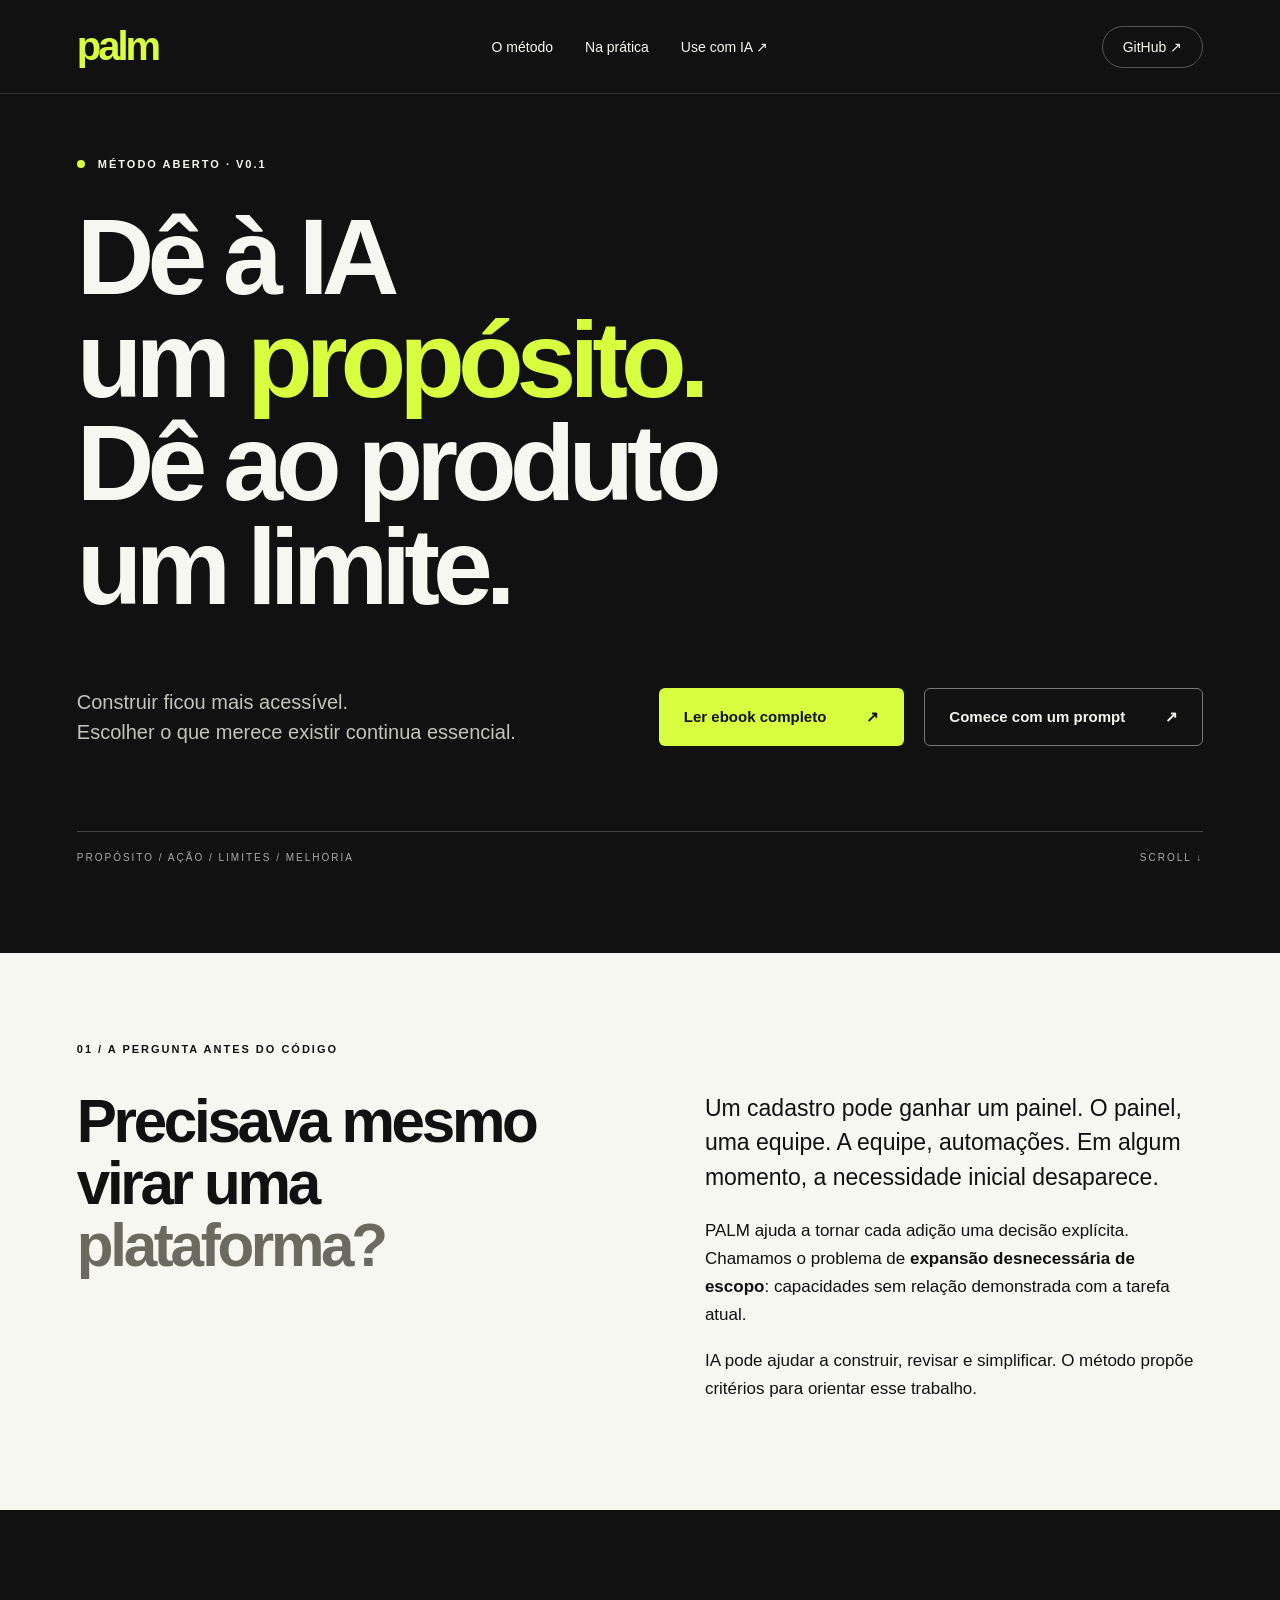
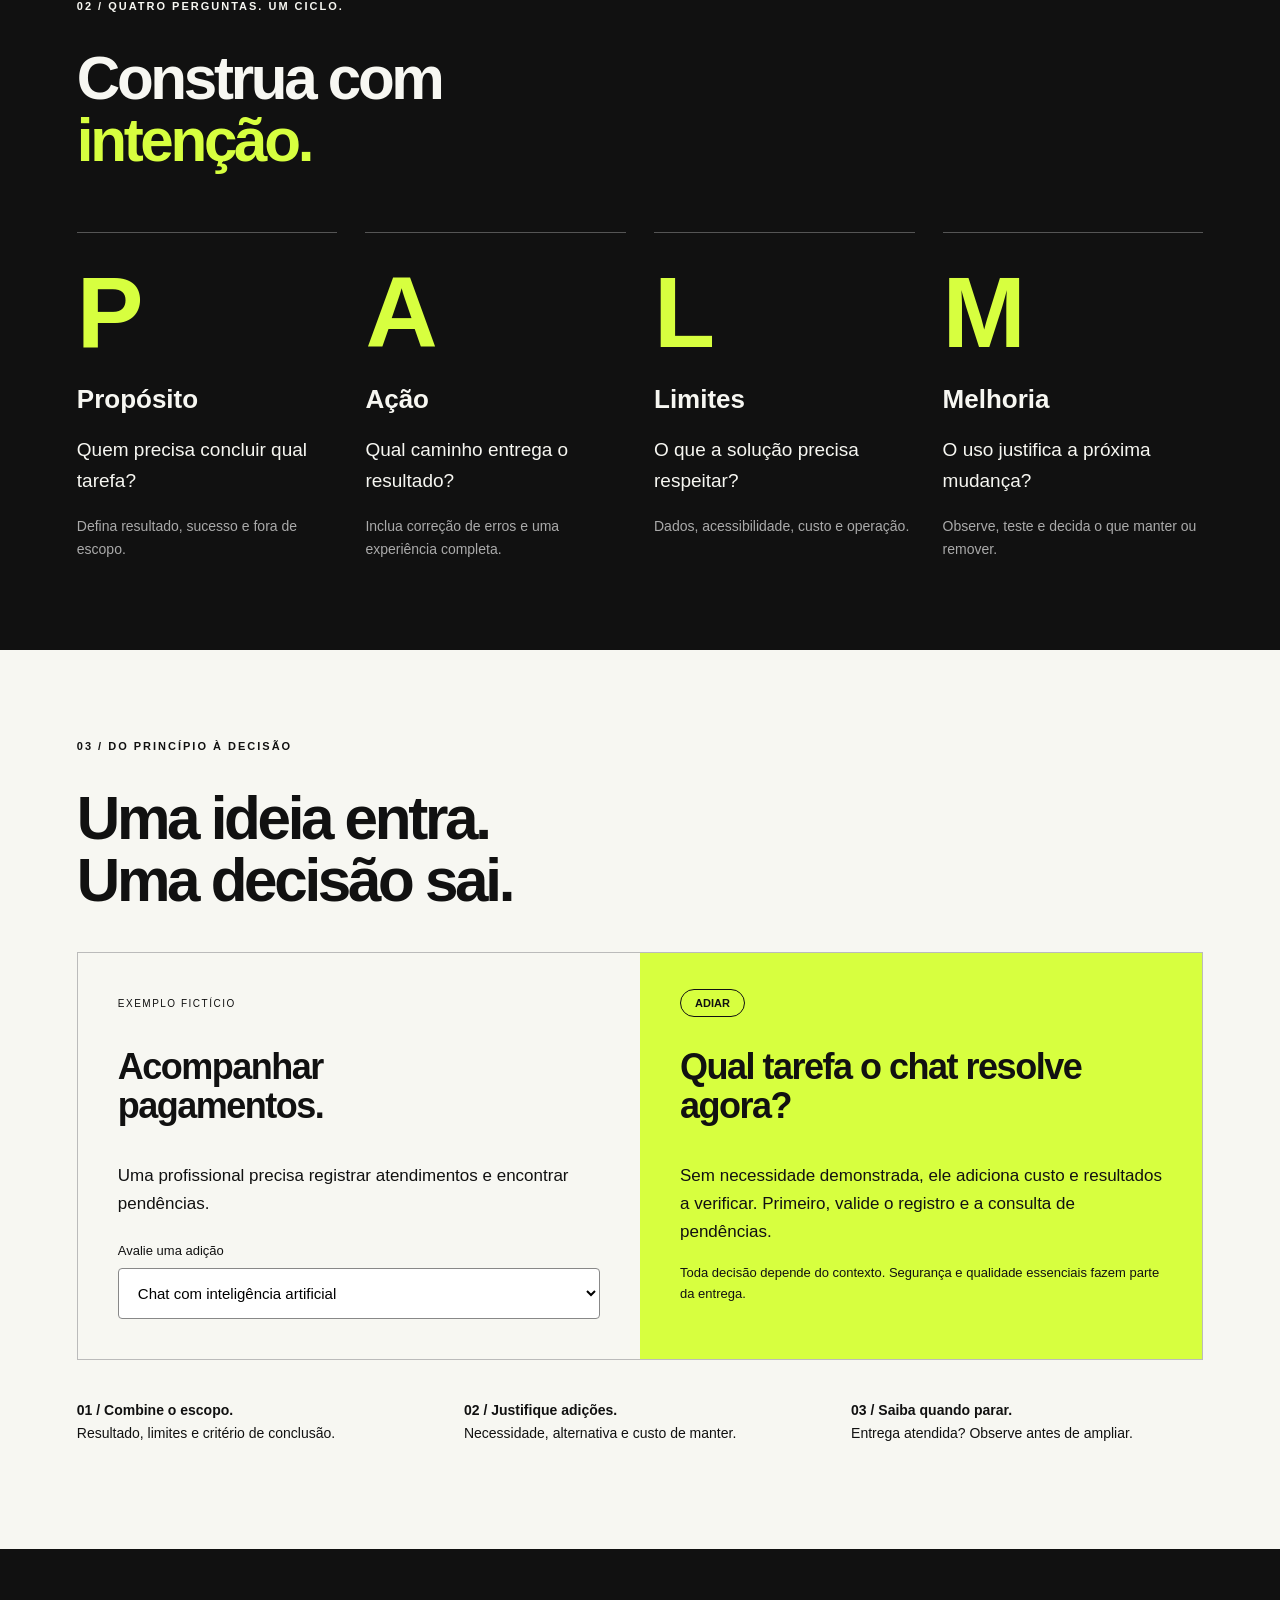
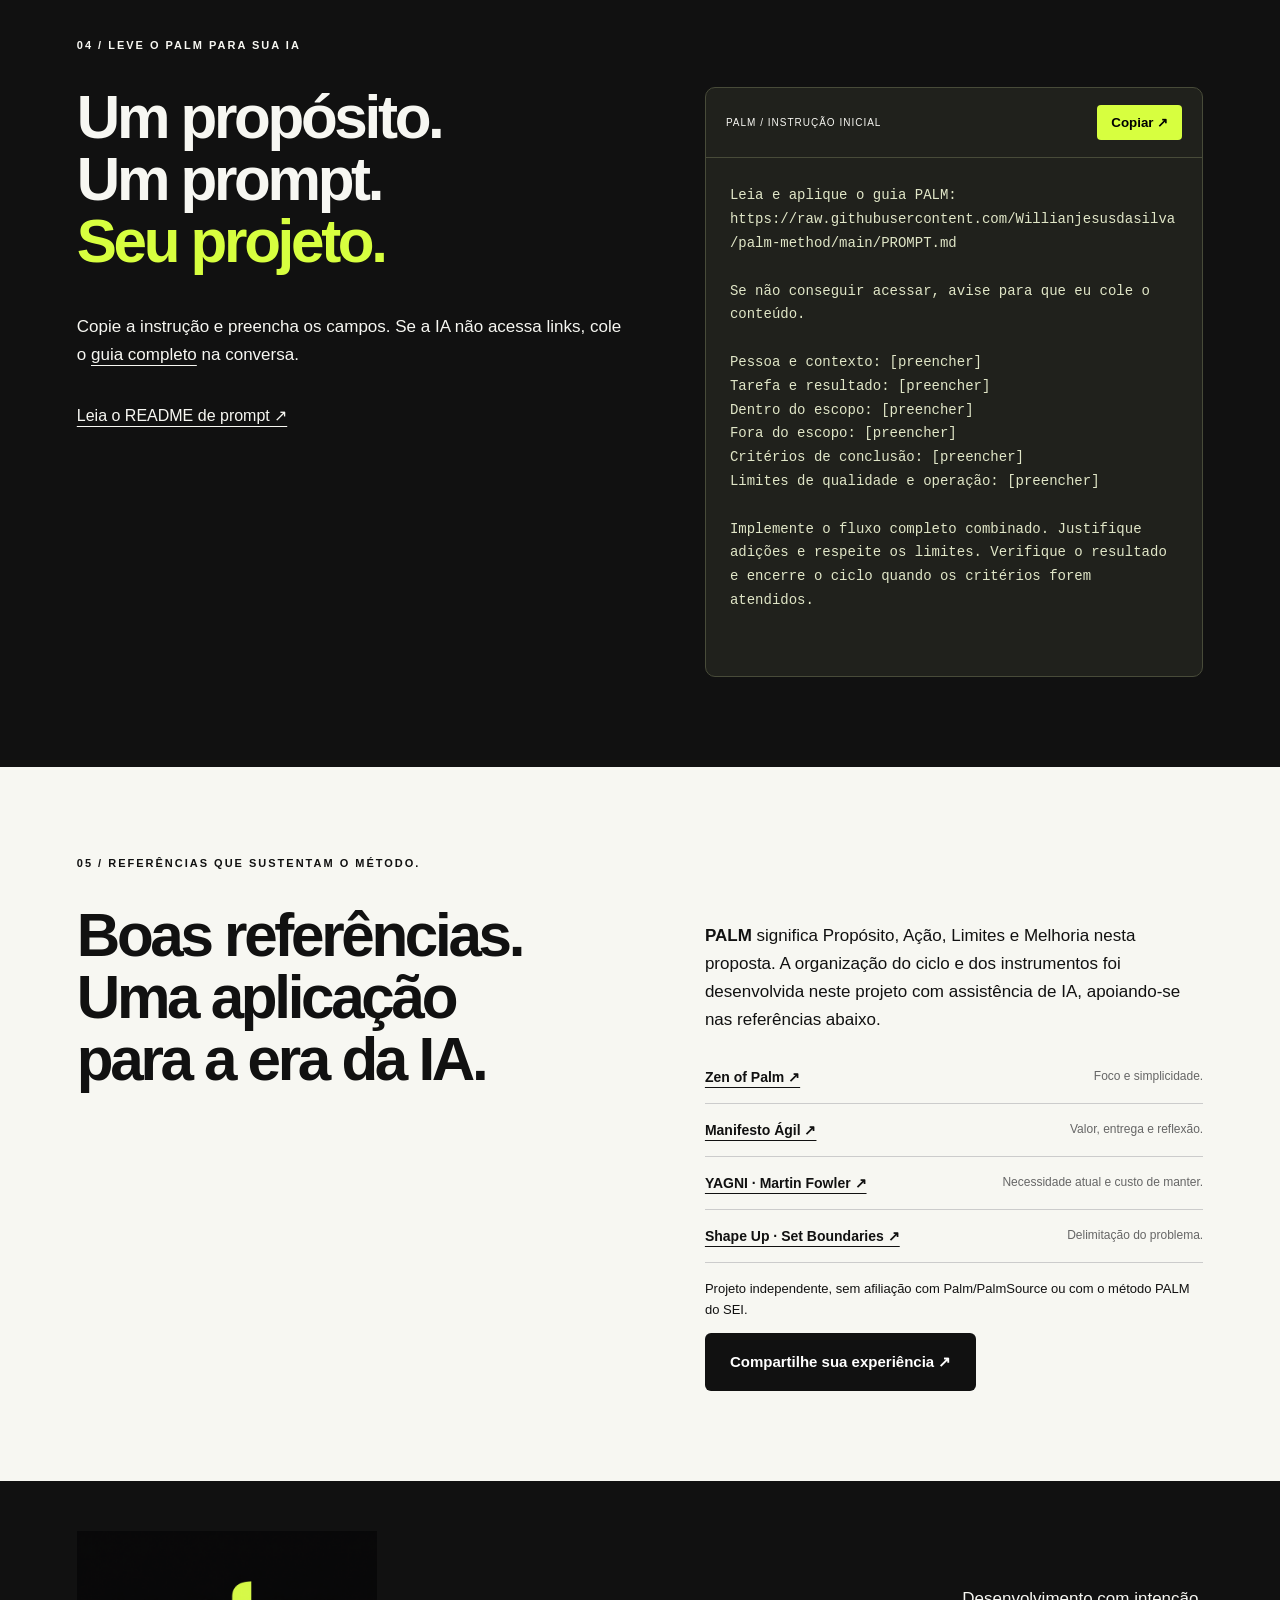
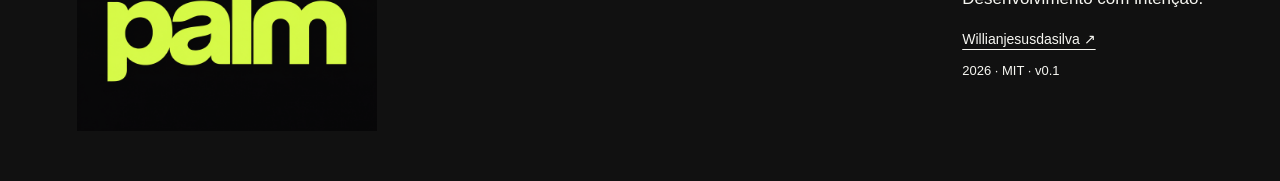
<file: index.html>
<!doctype html>
<html lang="pt-BR"><head><meta charset="utf-8"><meta name="viewport" content="width=device-width,initial-scale=1"><title>PALM — Desenvolvimento com intenção</title><meta name="description" content="Um método aberto para desenvolver com IA e controlar a expansão desnecessária de escopo. Explore o ciclo PALM e copie o prompt."><meta property="og:title" content="PALM — Dê à IA um propósito."><meta property="og:description" content="Dê ao produto um limite. Um método aberto para desenvolver com intenção."><meta property="og:image" content="https://willianjesusdasilva.github.io/palm-method/assets/palm-logo.png"><meta name="theme-color" content="#111111"><link rel="stylesheet" href="style.css"></head>
<body><a class="skip" href="#conteudo">Ir para o conteúdo</a><header><a class="wordmark" href="#" aria-label="PALM início">palm</a><nav aria-label="Principal"><a href="#metodo">O método</a><a href="#pratica">Na prática</a><a href="#prompt">Use com IA ↗</a></nav><a class="repo" href="https://github.com/Willianjesusdasilva/palm-method">GitHub ↗</a></header>
<main id="conteudo"><section class="hero"><div class="eyebrow"><span class="dot"></span> MÉTODO ABERTO · V0.1</div><h1>Dê à IA<br>um <em>propósito.</em><br>Dê ao produto<br>um limite.</h1><div class="hero-bottom"><p>Construir ficou mais acessível.<br>Escolher o que merece existir continua essencial.</p><a class="button lime" href="ebook.html">Ler ebook completo <span>↗</span></a><a class="button ebook-secondary" href="#prompt">Comece com um prompt <span>↗</span></a></div><div class="hero-note">PROPÓSITO / AÇÃO / LIMITES / MELHORIA <span>SCROLL ↓</span></div></section>
<section class="problem light"><div class="eyebrow">01 / A PERGUNTA ANTES DO CÓDIGO</div><div class="split"><h2>Precisava mesmo<br>virar uma<br><span class="outline">plataforma?</span></h2><div><p class="large">Um cadastro pode ganhar um painel. O painel, uma equipe. A equipe, automações. Em algum momento, a necessidade inicial desaparece.</p><p>PALM ajuda a tornar cada adição uma decisão explícita. Chamamos o problema de <strong>expansão desnecessária de escopo</strong>: capacidades sem relação demonstrada com a tarefa atual.</p><p>IA pode ajudar a construir, revisar e simplificar. O método propõe critérios para orientar esse trabalho.</p></div></div></section>
<section id="metodo" class="method"><div class="eyebrow">02 / QUATRO PERGUNTAS. UM CICLO.</div><h2>Construa com<br><em>intenção.</em></h2><div class="stages"><article><span>P</span><h3>Propósito</h3><p>Quem precisa concluir qual tarefa?</p><small>Defina resultado, sucesso e fora de escopo.</small></article><article><span>A</span><h3>Ação</h3><p>Qual caminho entrega o resultado?</p><small>Inclua correção de erros e uma experiência completa.</small></article><article><span>L</span><h3>Limites</h3><p>O que a solução precisa respeitar?</p><small>Dados, acessibilidade, custo e operação.</small></article><article><span>M</span><h3>Melhoria</h3><p>O uso justifica a próxima mudança?</p><small>Observe, teste e decida o que manter ou remover.</small></article></div></section>
<section id="pratica" class="practice light"><div class="eyebrow">03 / DO PRINCÍPIO À DECISÃO</div><h2>Uma ideia entra.<br>Uma decisão sai.</h2><div class="decision"><div><span class="tag">EXEMPLO FICTÍCIO</span><h3>Acompanhar<br>pagamentos.</h3><p>Uma profissional precisa registrar atendimentos e encontrar pendências.</p><label for="scenario">Avalie uma adição</label><select id="scenario"><option value="chat">Chat com inteligência artificial</option><option value="access">Controle de acesso</option><option value="dashboard">Painel de indicadores</option></select></div><div class="decision-answer" aria-live="polite"><span id="verdict">ADIAR</span><h3 id="reason">Qual tarefa o chat resolve agora?</h3><p id="explanation">Sem necessidade demonstrada, ele adiciona custo e resultados a verificar. Primeiro, valide o registro e a consulta de pendências.</p><p class="fine">Toda decisão depende do contexto. Segurança e qualidade essenciais fazem parte da entrega.</p></div></div><div class="rules"><p><b>01 / Combine o escopo.</b><br>Resultado, limites e critério de conclusão.</p><p><b>02 / Justifique adições.</b><br>Necessidade, alternativa e custo de manter.</p><p><b>03 / Saiba quando parar.</b><br>Entrega atendida? Observe antes de ampliar.</p></div></section>
<section id="prompt" class="prompt"><div class="eyebrow">04 / LEVE O PALM PARA SUA IA</div><div class="split"><div><h2>Um propósito.<br>Um prompt.<br><em>Seu projeto.</em></h2><p>Copie a instrução e preencha os campos. Se a IA não acessa links, cole o <a href="PROMPT.md">guia completo</a> na conversa.</p><a class="text-link" href="https://github.com/Willianjesusdasilva/palm-method/blob/main/PROMPT.md">Leia o README de prompt ↗</a></div><div class="terminal"><div class="terminal-top">PALM / INSTRUÇÃO INICIAL <button id="copy" type="button">Copiar ↗</button></div><pre id="prompt-text">Leia e aplique o guia PALM:
https://raw.githubusercontent.com/Willianjesusdasilva/palm-method/main/PROMPT.md

Se não conseguir acessar, avise para que eu cole o conteúdo.

Pessoa e contexto: [preencher]
Tarefa e resultado: [preencher]
Dentro do escopo: [preencher]
Fora do escopo: [preencher]
Critérios de conclusão: [preencher]
Limites de qualidade e operação: [preencher]

Implemente o fluxo completo combinado. Justifique adições e respeite os limites. Verifique o resultado e encerre o ciclo quando os critérios forem atendidos.</pre><p id="copy-status" role="status"></p></div></div></section>
<section class="references light"><div class="eyebrow">05 / REFERÊNCIAS QUE SUSTENTAM O MÉTODO.</div><div class="split"><h2>Boas referências.<br>Uma aplicação<br>para a era da IA.</h2><div><p><strong>PALM</strong> significa Propósito, Ação, Limites e Melhoria nesta proposta. A organização do ciclo e dos instrumentos foi desenvolvida neste projeto com assistência de IA, apoiando-se nas referências abaixo.</p><ul><li><a href="https://www.cs.uml.edu/~fredm/courses/91.308-fall05/palm/zenofpalm.pdf">Zen of Palm ↗</a><span>Foco e simplicidade.</span></li><li><a href="https://agilemanifesto.org/principles.html">Manifesto Ágil ↗</a><span>Valor, entrega e reflexão.</span></li><li><a href="https://martinfowler.com/bliki/Yagni.html">YAGNI · Martin Fowler ↗</a><span>Necessidade atual e custo de manter.</span></li><li><a href="https://basecamp.com/shapeup/1.2-chapter-03">Shape Up · Set Boundaries ↗</a><span>Delimitação do problema.</span></li></ul><p class="fine">Projeto independente, sem afiliação com Palm/PalmSource ou com o método PALM do SEI.</p><a class="button dark" href="https://github.com/Willianjesusdasilva/palm-method/issues">Compartilhe sua experiência ↗</a></div></div></section>
<footer><img src="assets/palm-logo.png" alt="palm" width="300"><div><p>Desenvolvimento com intenção.</p><a href="https://github.com/Willianjesusdasilva">Willianjesusdasilva ↗</a><p class="fine">2026 · MIT · v0.1</p></div></footer></main><script src="app.js"></script></body></html>
</file>
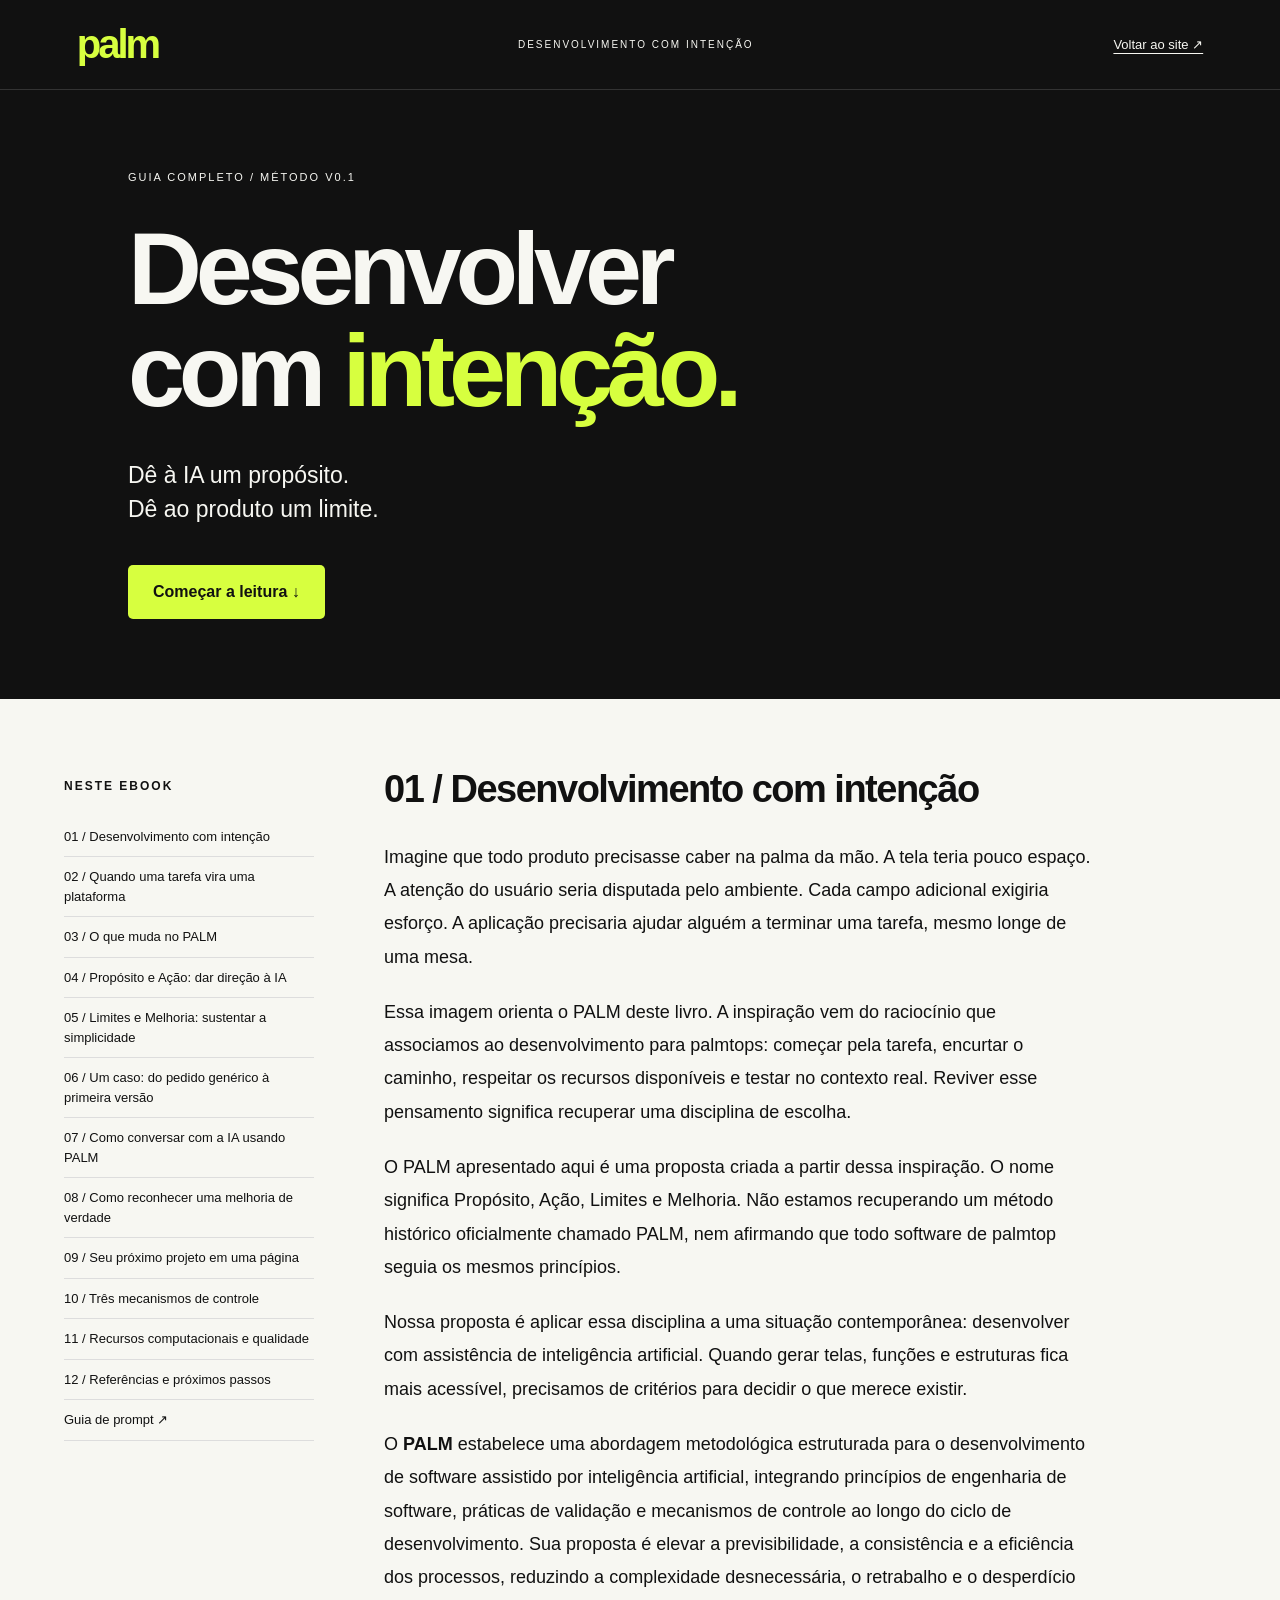
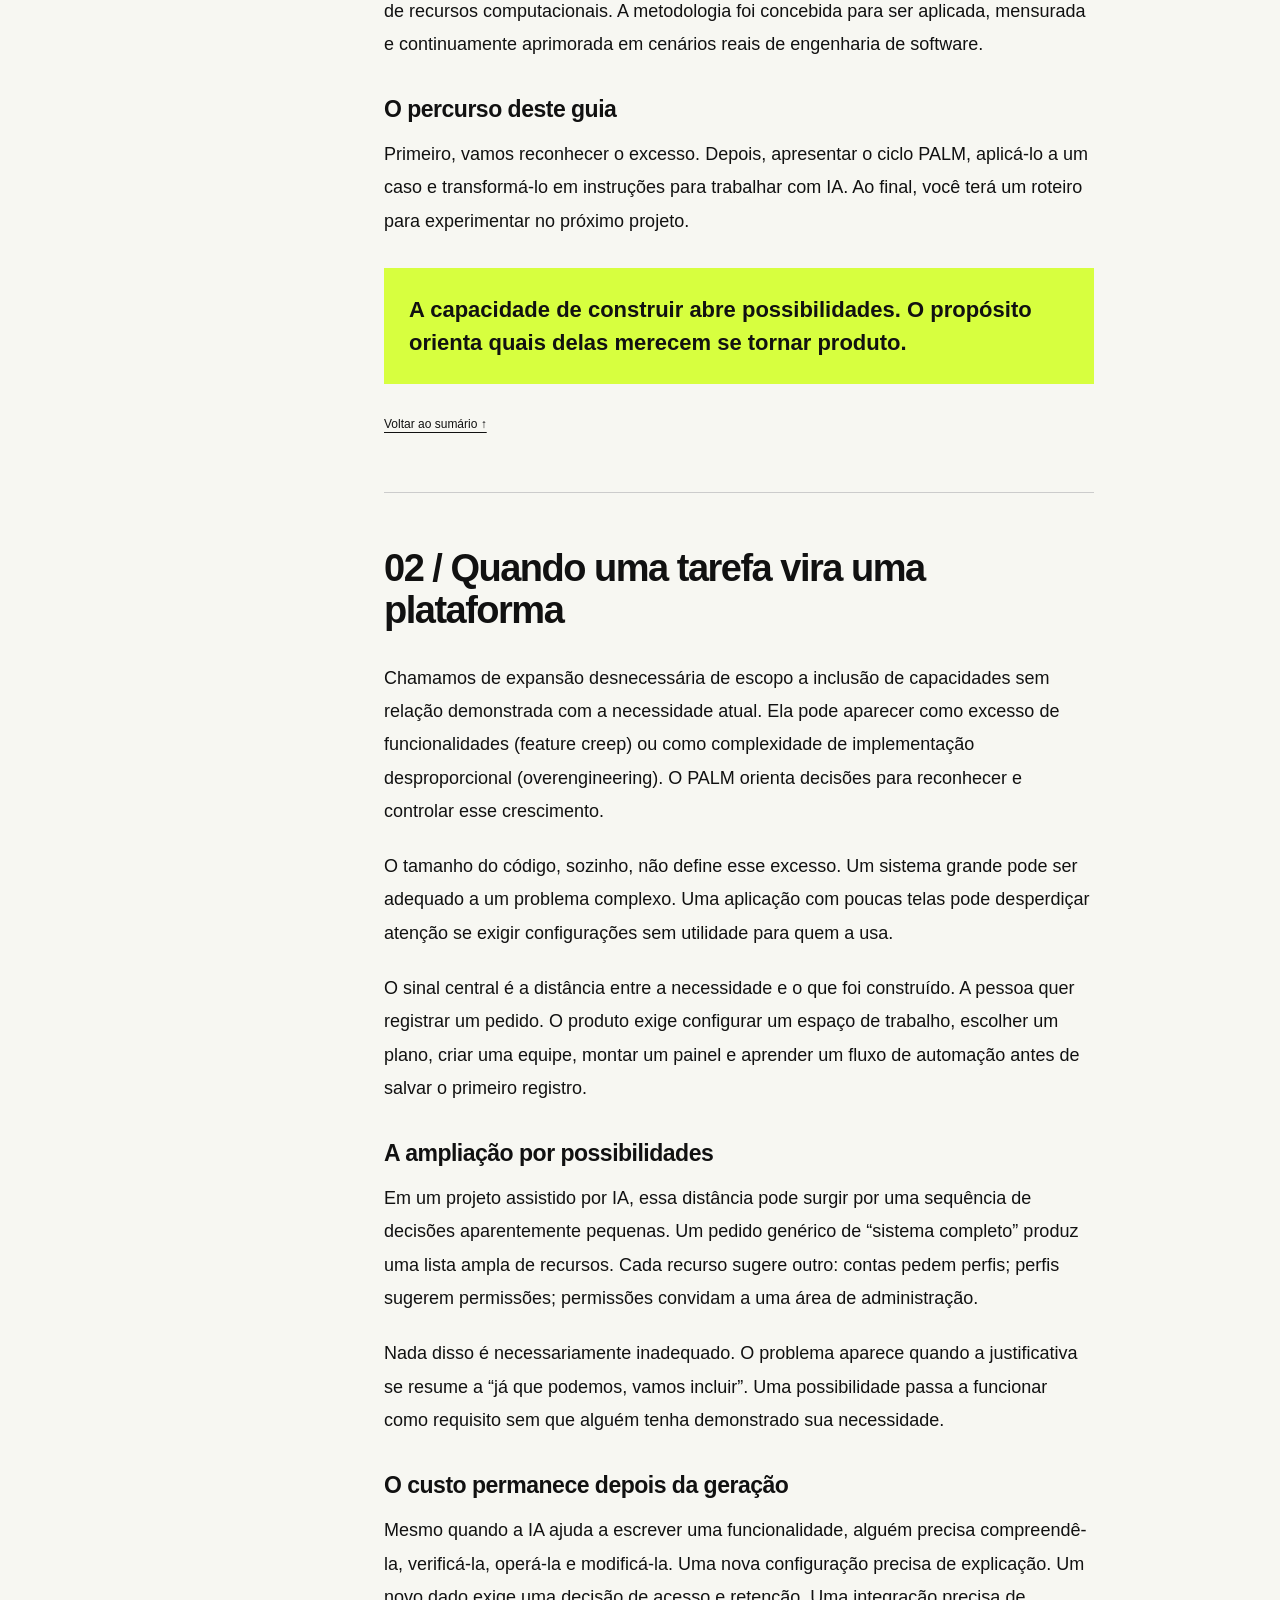
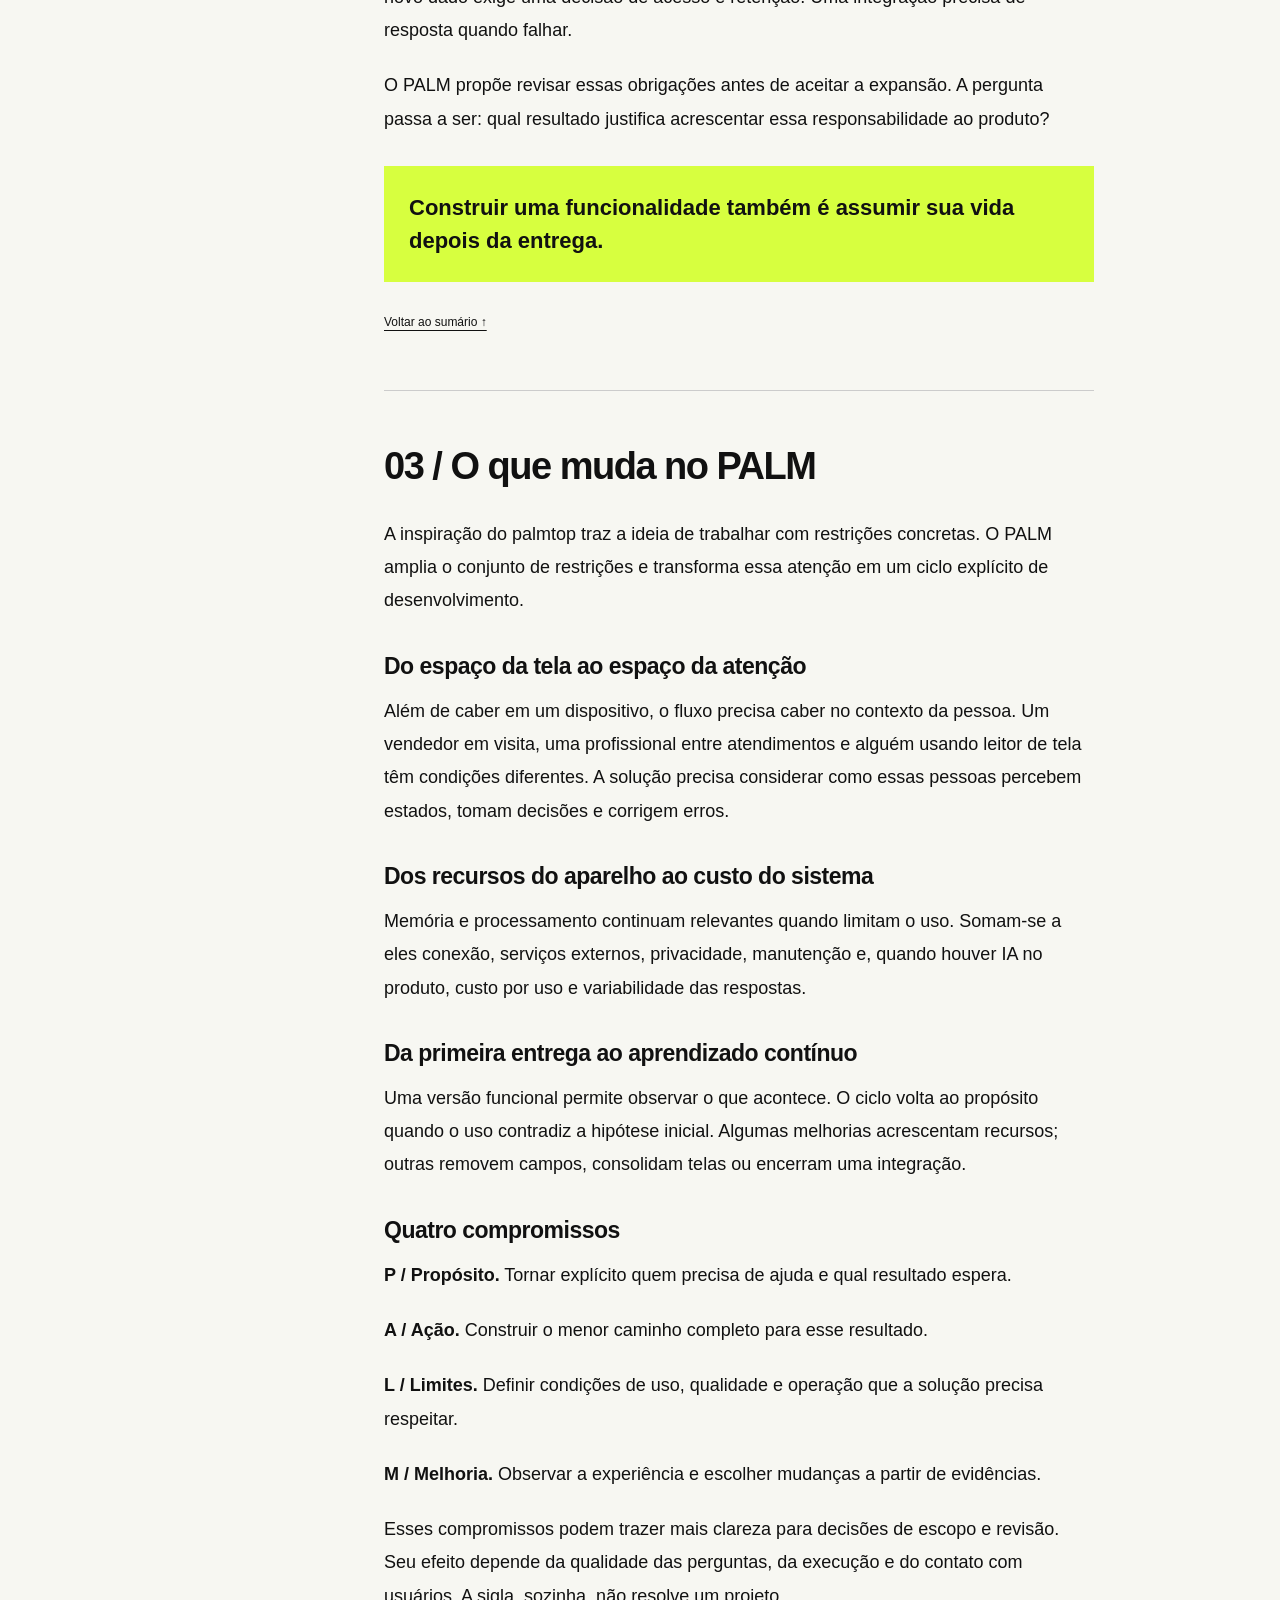
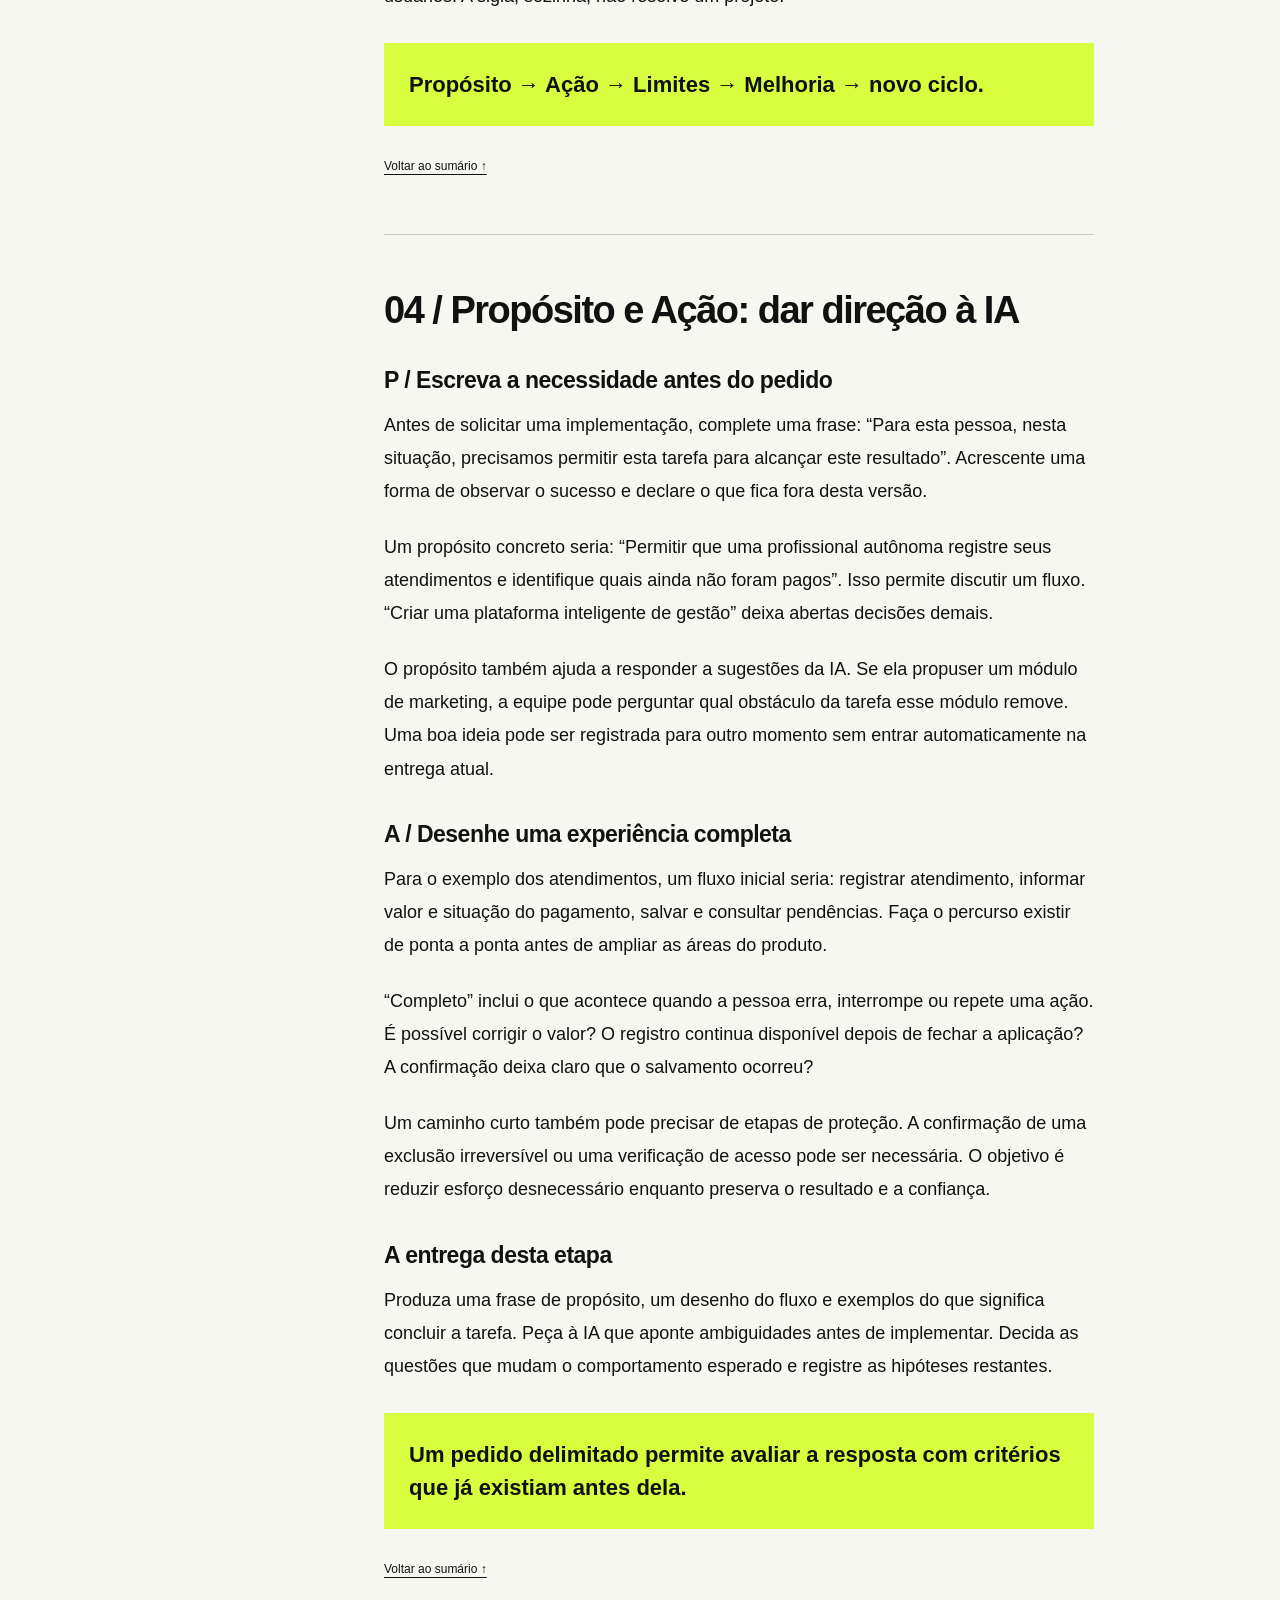
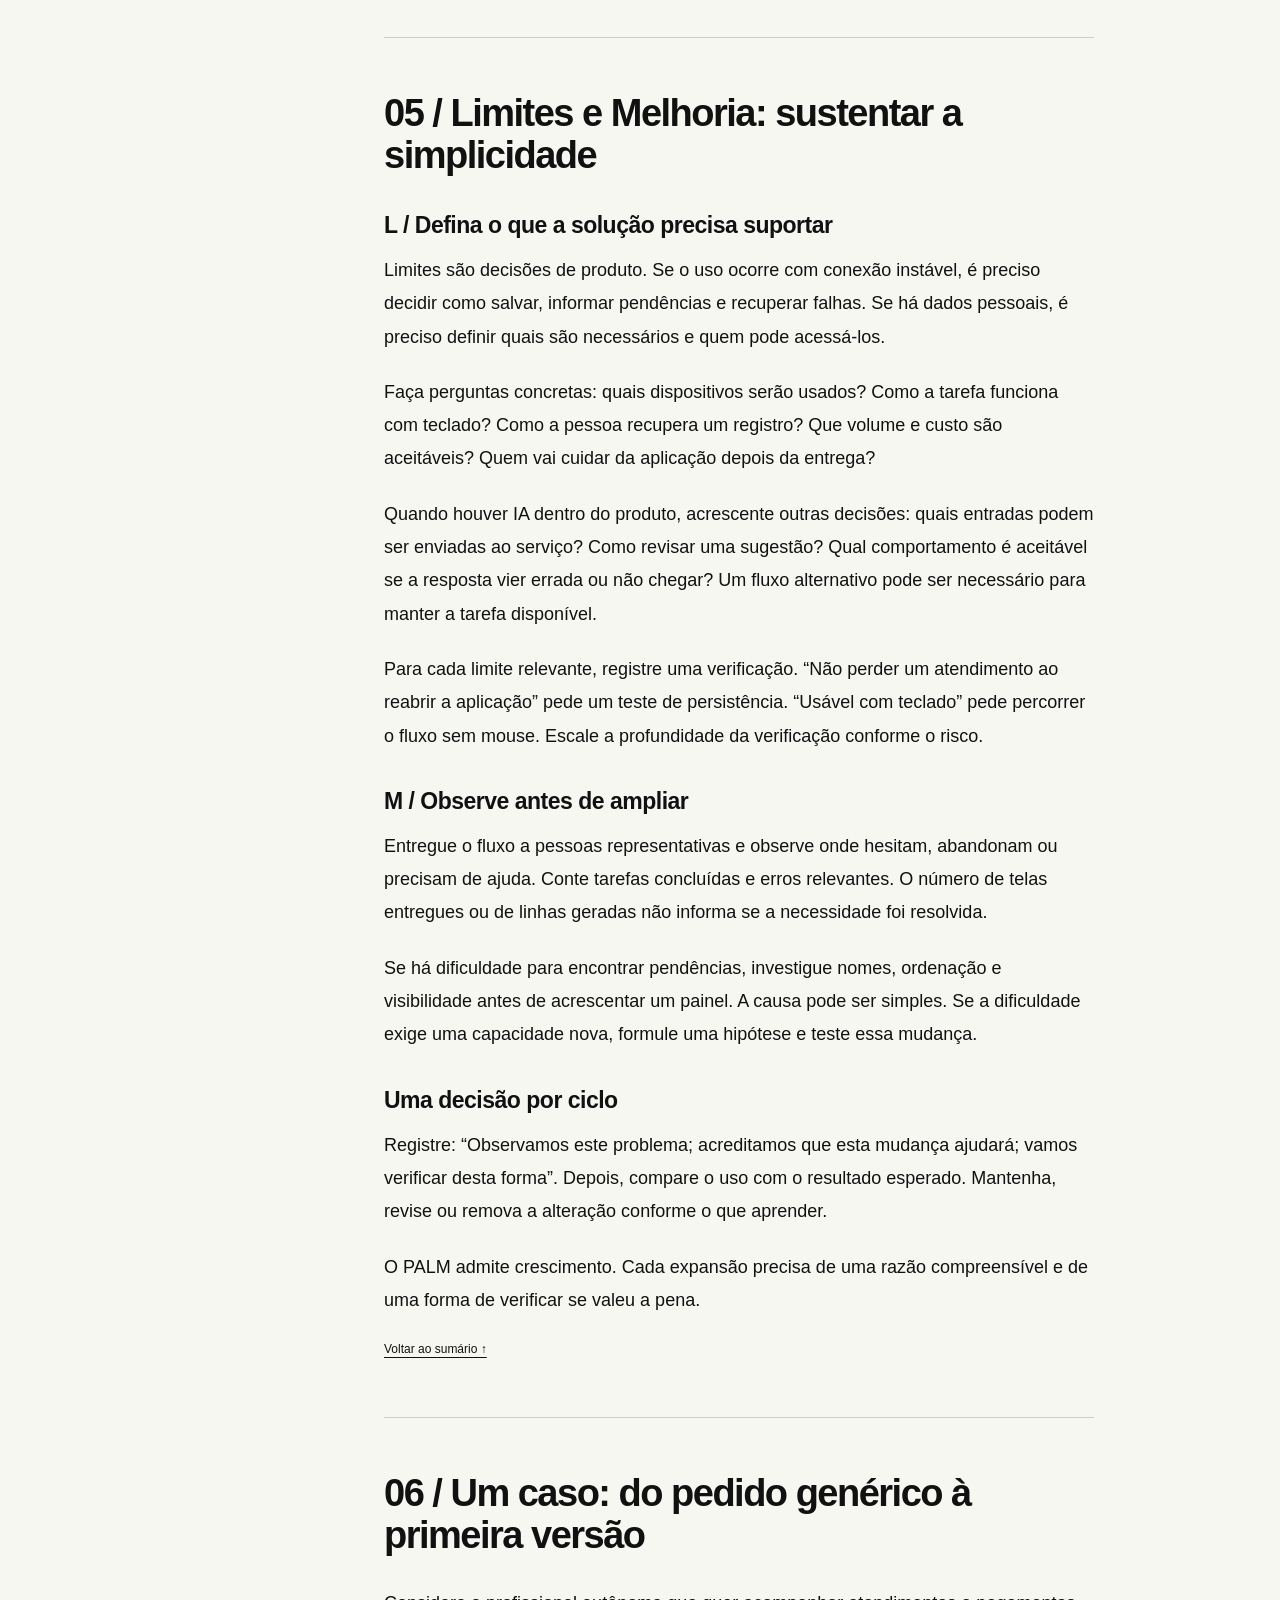
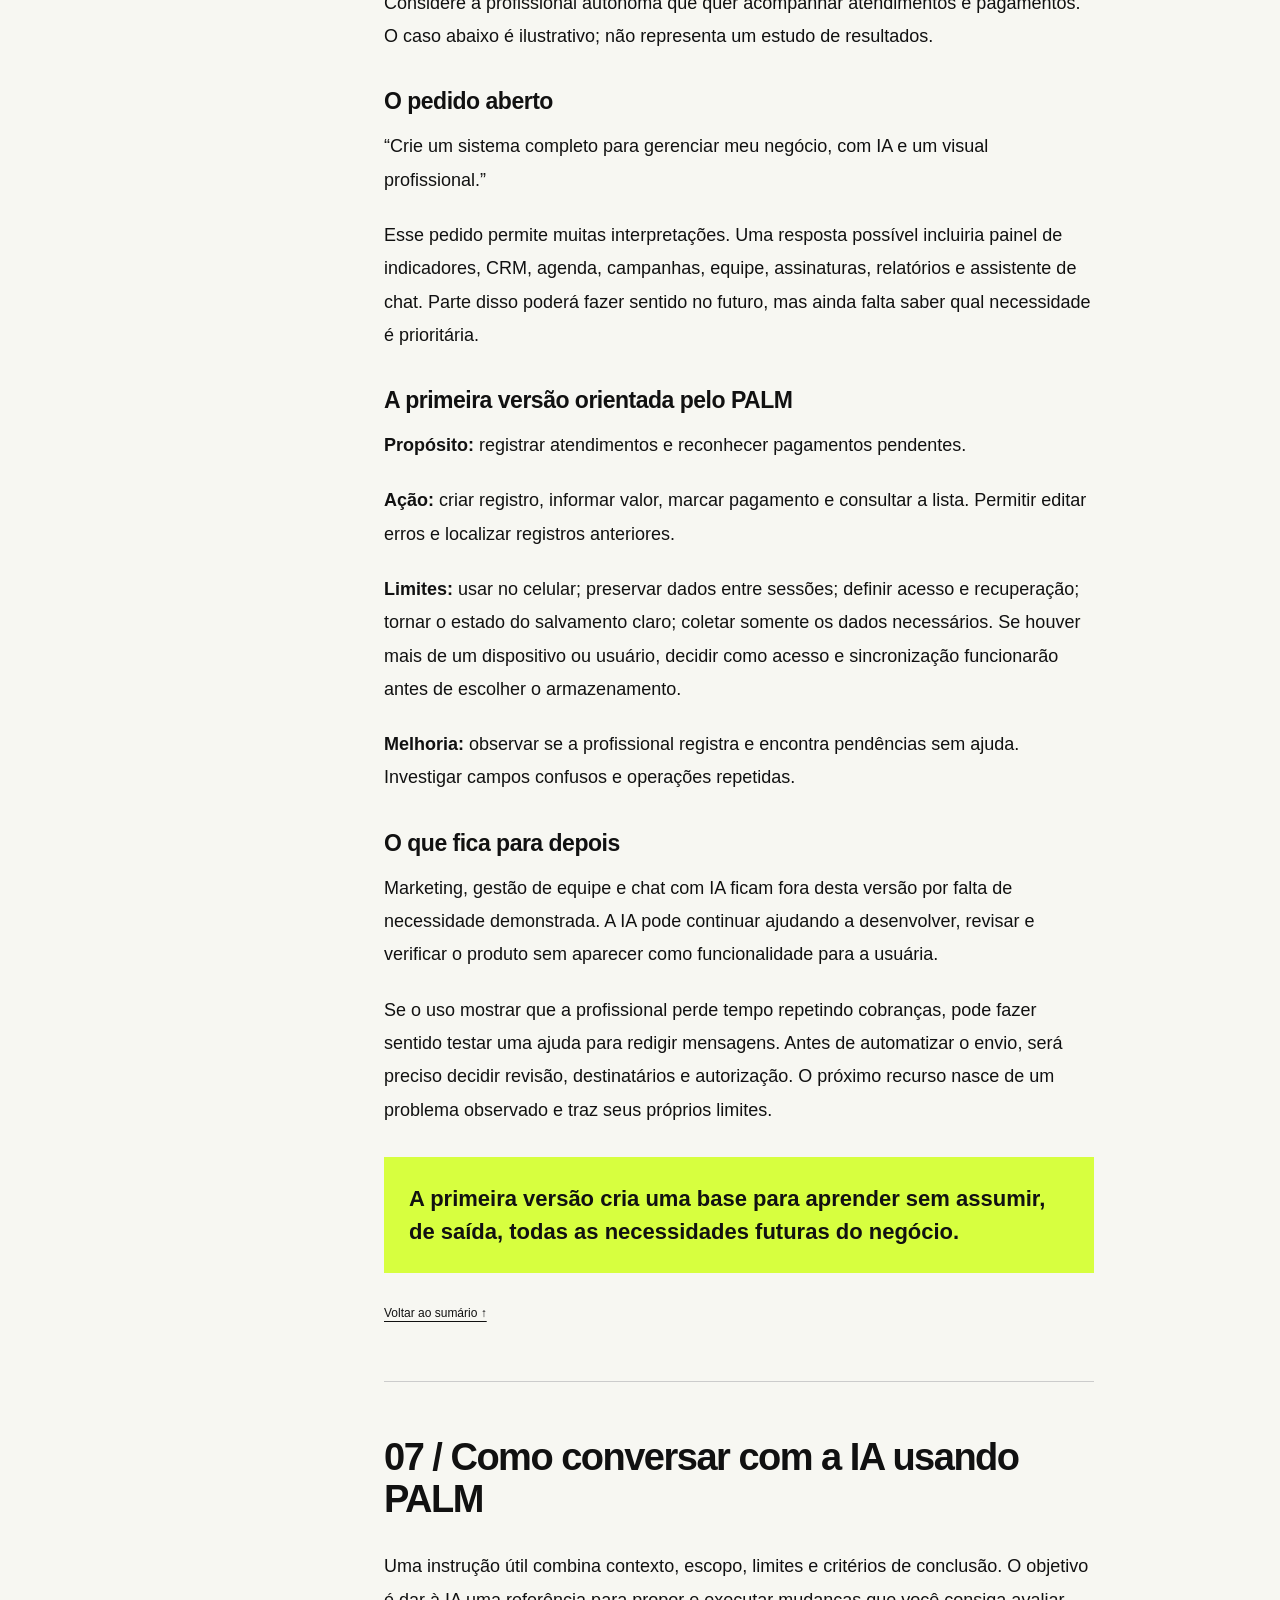
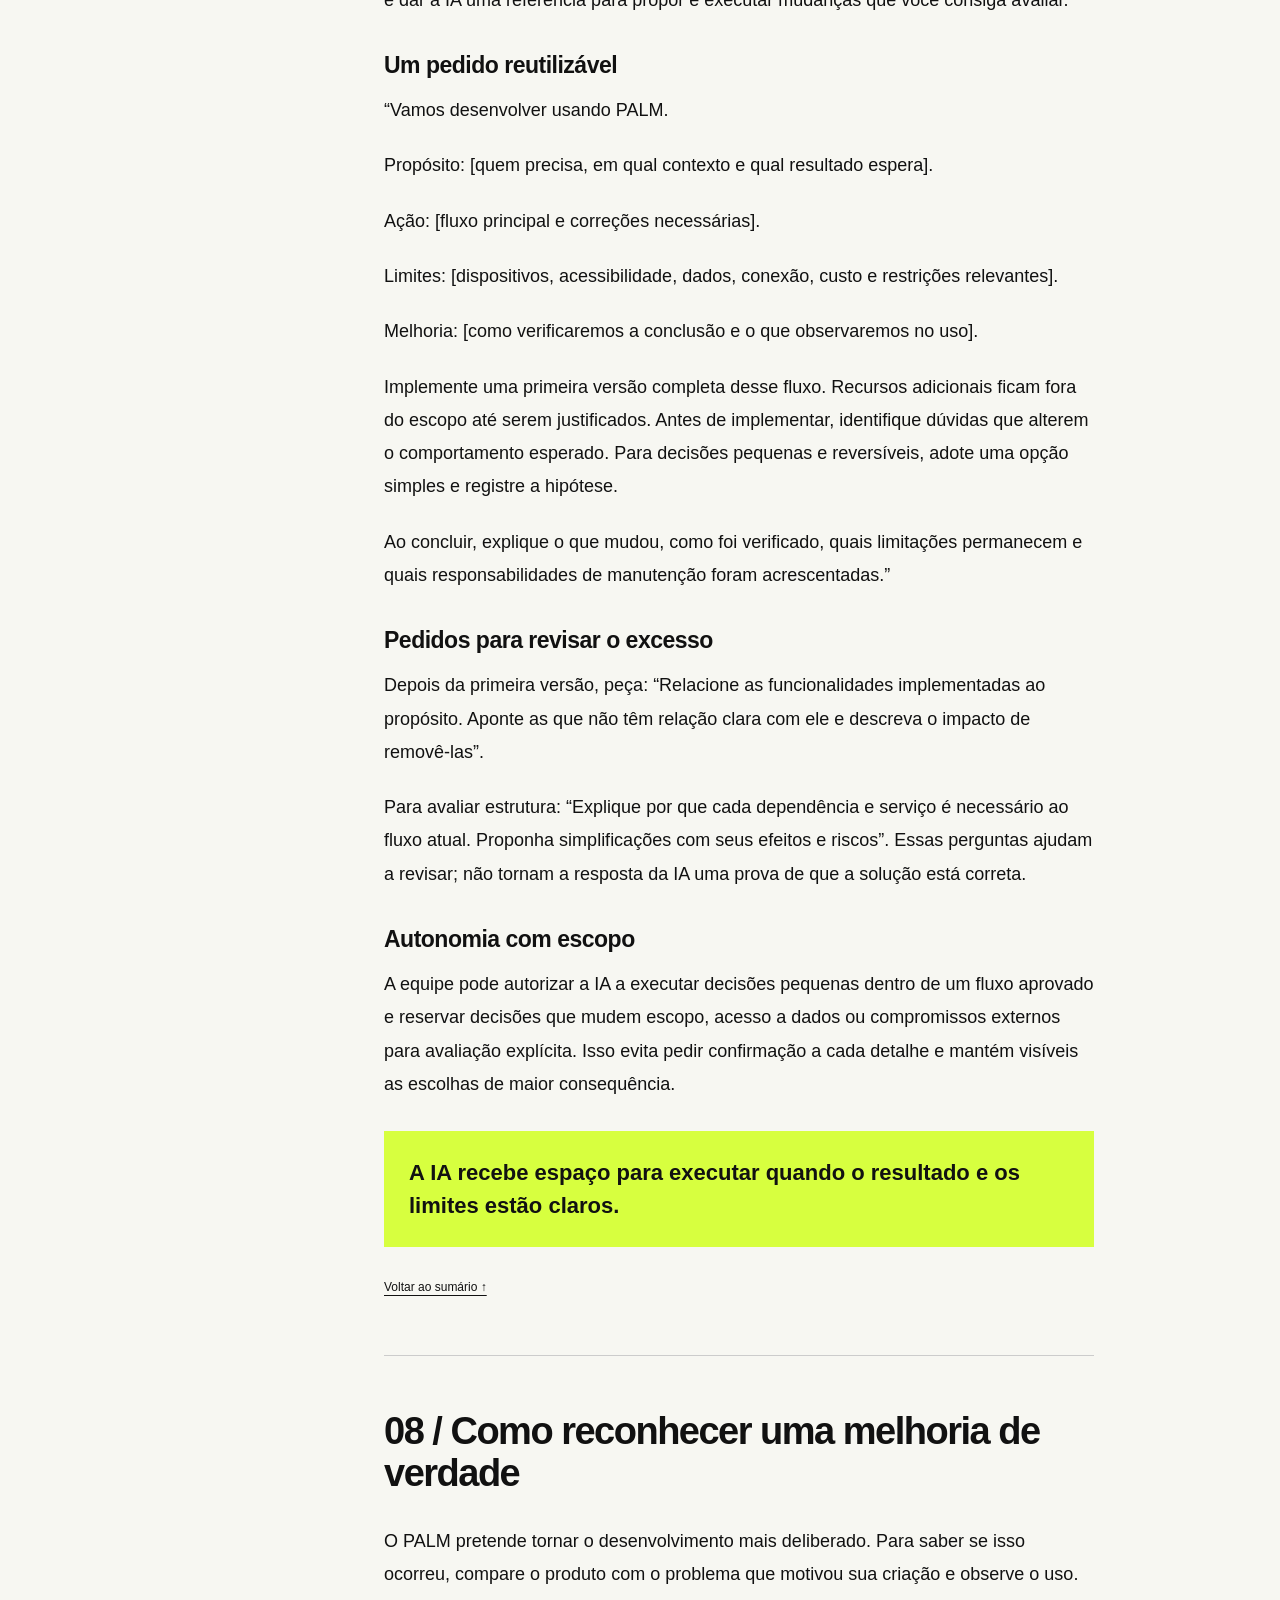
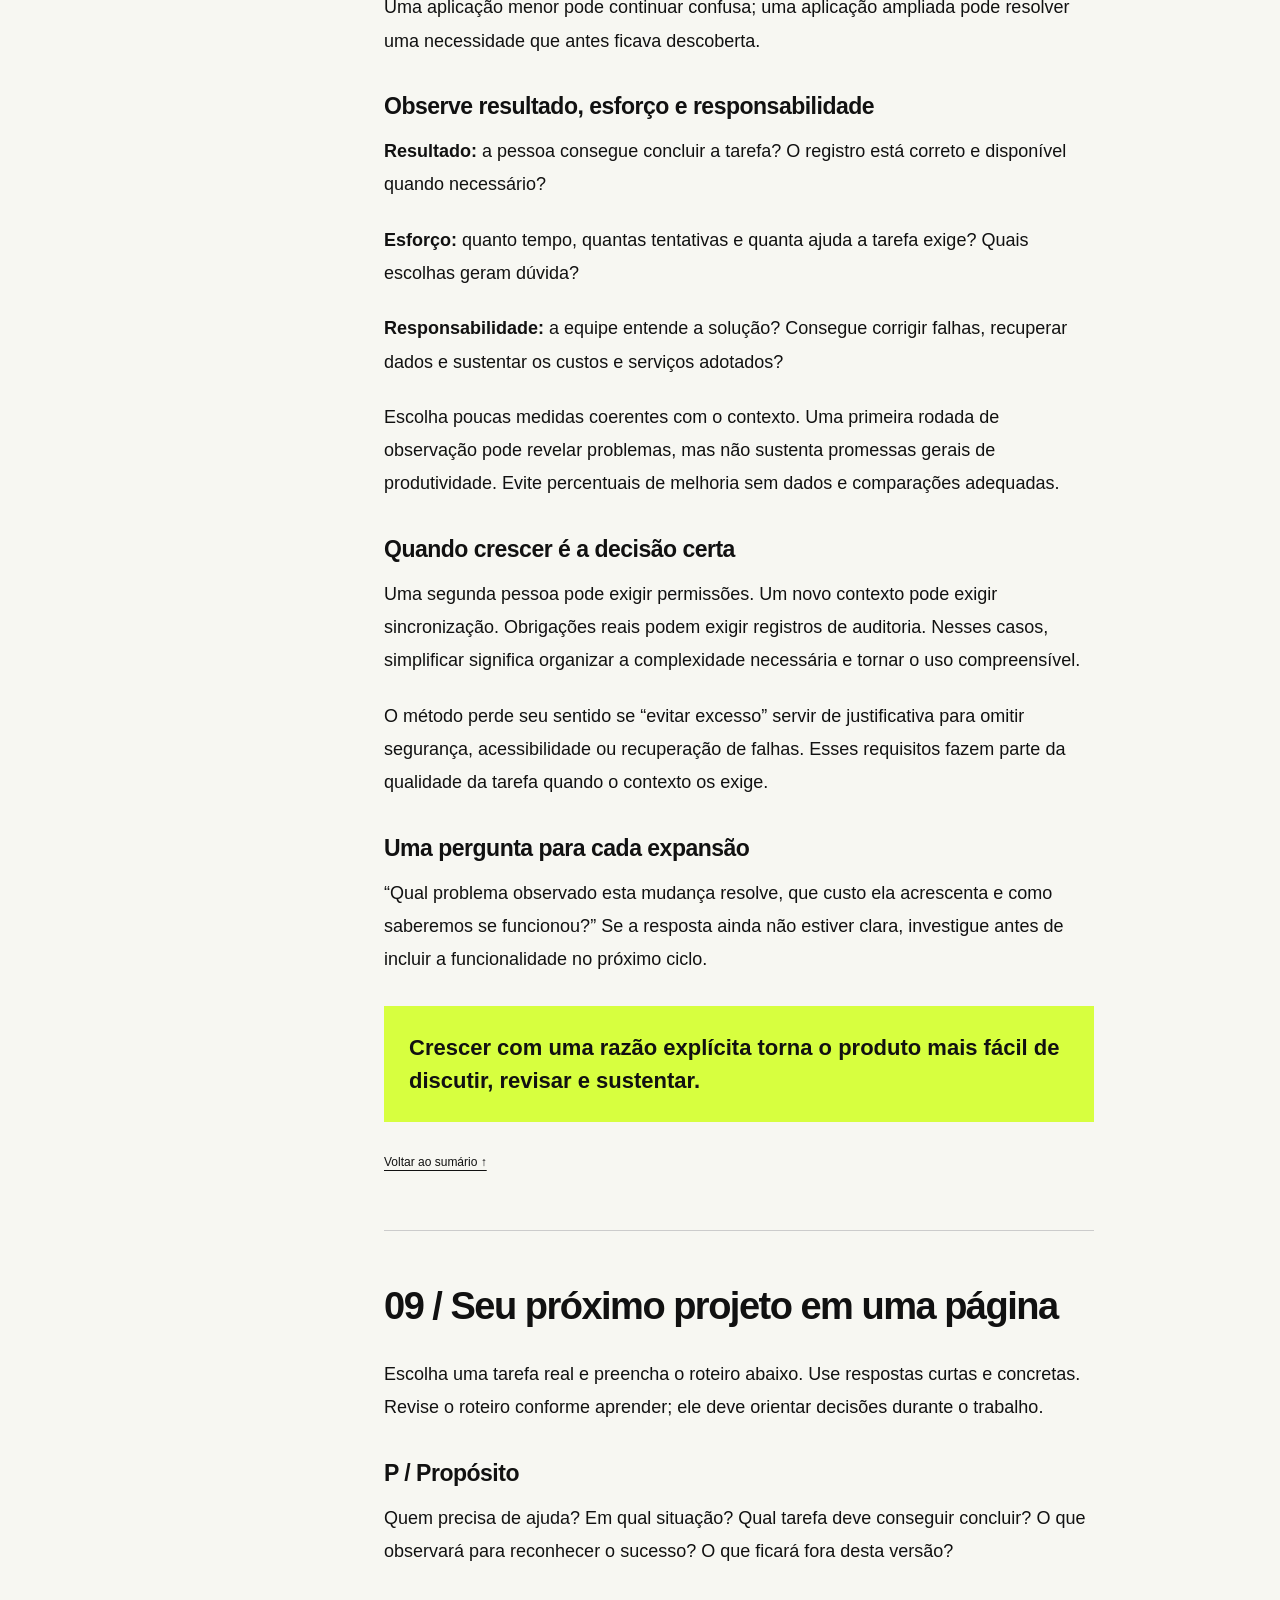
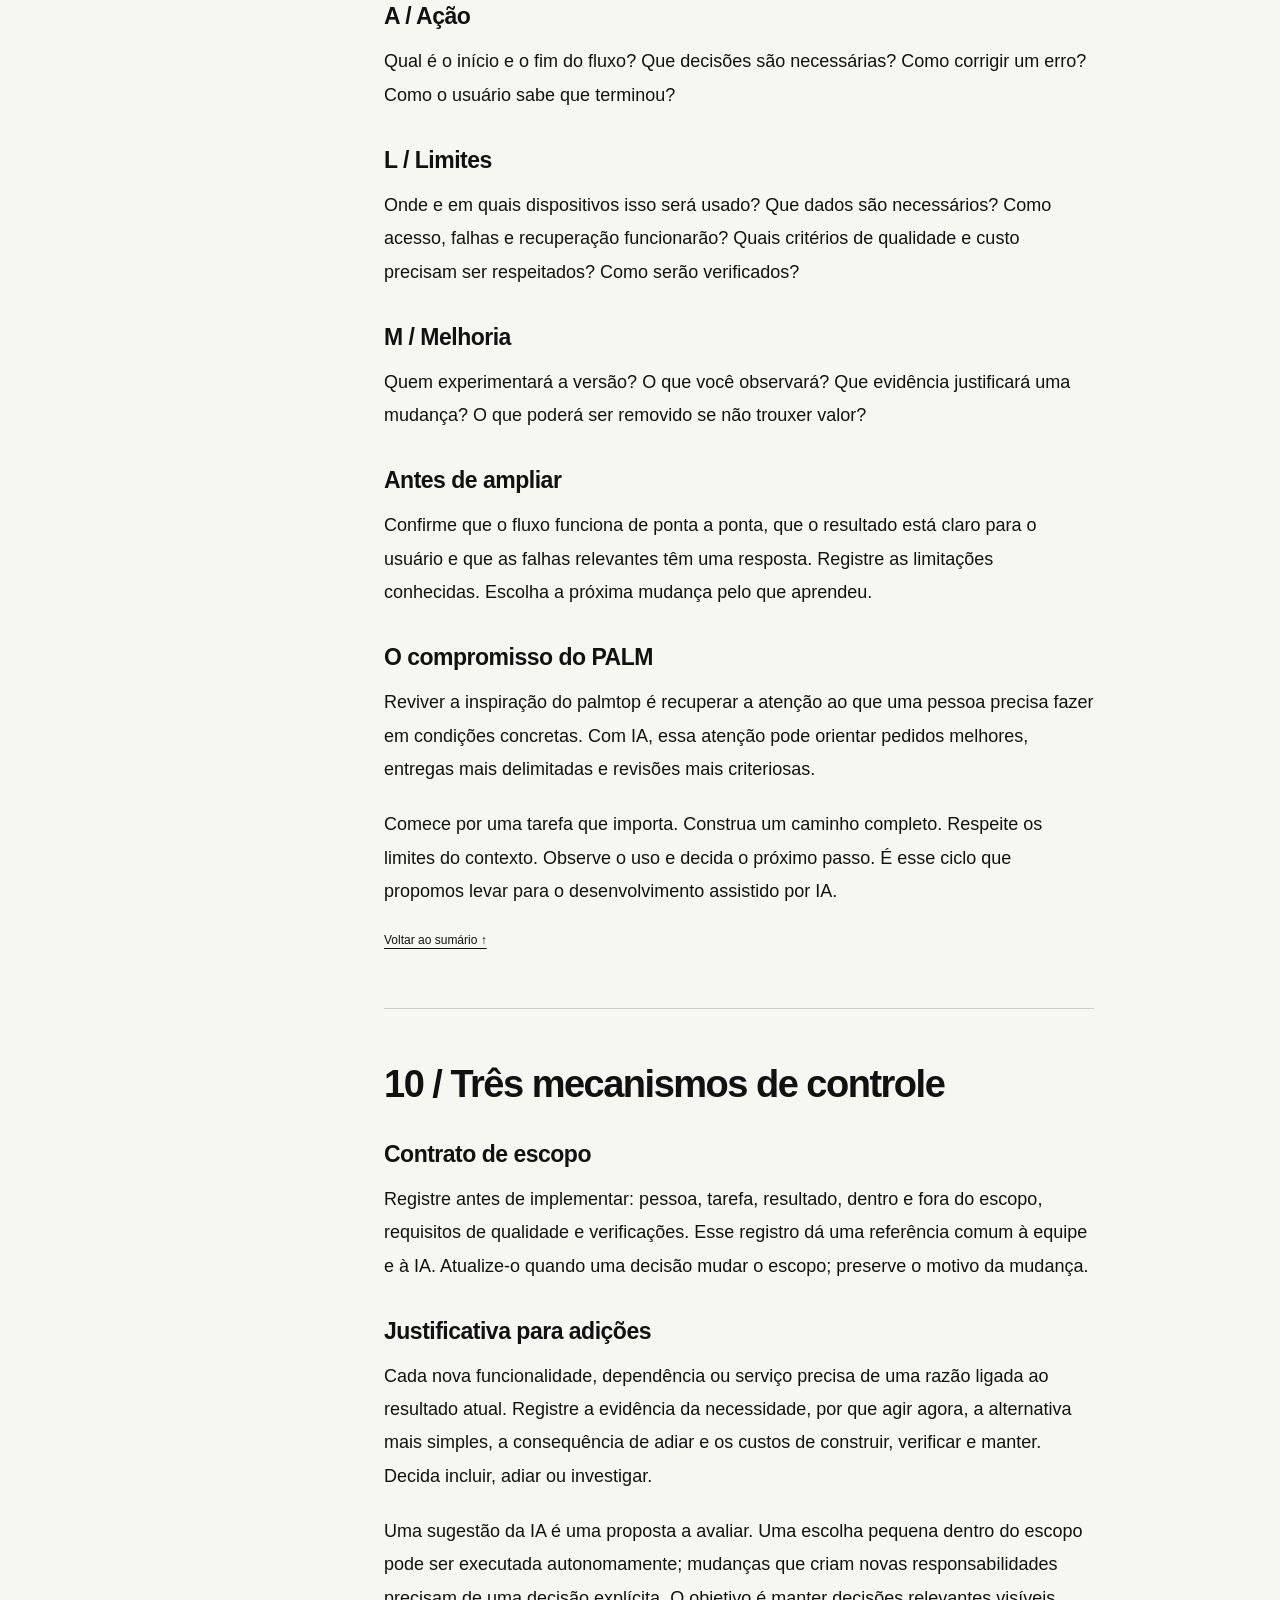
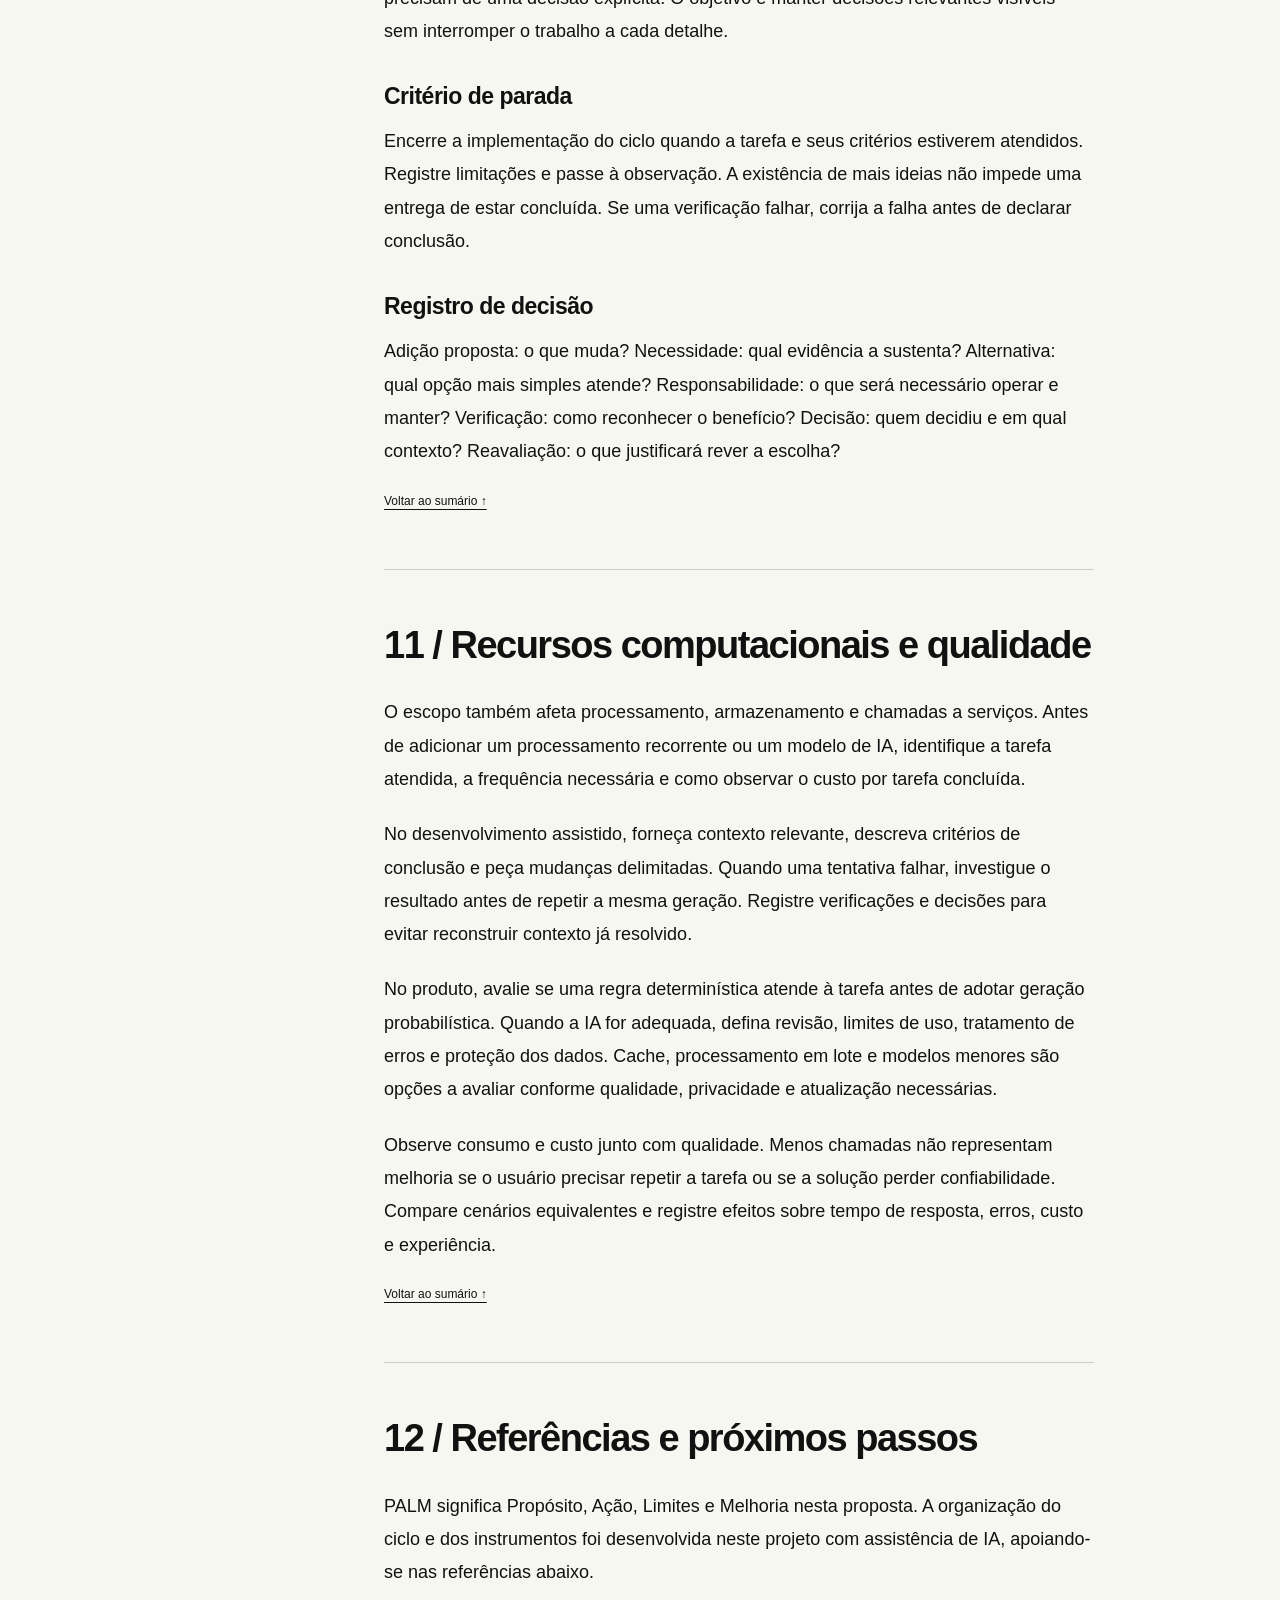
<file: ebook.html>
<!doctype html><html lang="pt-BR"><head><meta charset="utf-8"><meta name="viewport" content="width=device-width,initial-scale=1"><title>Leia o ebook · PALM</title><meta name="description" content="O guia completo do PALM: propósito, ação, limites e melhoria no desenvolvimento com IA."><link rel="stylesheet" href="ebook.css"></head><body><a class="skip" href="#leitura">Ir para a leitura</a><header><a href="./">palm</a><span>DESENVOLVIMENTO COM INTENÇÃO</span><a class="home" href="./">Voltar ao site ↗</a></header><main><div class="cover"><p class="kicker">GUIA COMPLETO / MÉTODO V0.1</p><h1>Desenvolver<br>com <em>intenção.</em></h1><p>Dê à IA um propósito.<br>Dê ao produto um limite.</p><a class="cta" href="#capitulo-1">Começar a leitura ↓</a></div><div class="layout"><aside id="sumario"><h2>Neste ebook</h2><a href="#capitulo-1">01 / Desenvolvimento com intenção</a><a href="#capitulo-2">02 / Quando uma tarefa vira uma plataforma</a><a href="#capitulo-3">03 / O que muda no PALM</a><a href="#capitulo-4">04 / Propósito e Ação: dar direção à IA</a><a href="#capitulo-5">05 / Limites e Melhoria: sustentar a simplicidade</a><a href="#capitulo-6">06 / Um caso: do pedido genérico à primeira versão</a><a href="#capitulo-7">07 / Como conversar com a IA usando PALM</a><a href="#capitulo-8">08 / Como reconhecer uma melhoria de verdade</a><a href="#capitulo-9">09 / Seu próximo projeto em uma página</a><a href="#capitulo-10">10 / Três mecanismos de controle</a><a href="#capitulo-11">11 / Recursos computacionais e qualidade</a><a href="#capitulo-12">12 / Referências e próximos passos</a><a href="https://github.com/Willianjesusdasilva/palm-method/blob/main/PROMPT.md">Guia de prompt ↗</a></aside><article id="leitura"><section class="chapter" id="capitulo-1"><h2>01 / Desenvolvimento com intenção</h2><p>Imagine que todo produto precisasse caber na palma da mão. A tela teria pouco espaço. A atenção do usuário seria disputada pelo ambiente. Cada campo adicional exigiria esforço. A aplicação precisaria ajudar alguém a terminar uma tarefa, mesmo longe de uma mesa.</p><p>Essa imagem orienta o PALM deste livro. A inspiração vem do raciocínio que associamos ao desenvolvimento para palmtops: começar pela tarefa, encurtar o caminho, respeitar os recursos disponíveis e testar no contexto real. Reviver esse pensamento significa recuperar uma disciplina de escolha.</p><p>O PALM apresentado aqui é uma proposta criada a partir dessa inspiração. O nome significa Propósito, Ação, Limites e Melhoria. Não estamos recuperando um método histórico oficialmente chamado PALM, nem afirmando que todo software de palmtop seguia os mesmos princípios.</p><p>Nossa proposta é aplicar essa disciplina a uma situação contemporânea: desenvolver com assistência de inteligência artificial. Quando gerar telas, funções e estruturas fica mais acessível, precisamos de critérios para decidir o que merece existir.</p><p>O <strong>PALM</strong> estabelece uma abordagem metodológica estruturada para o desenvolvimento de software assistido por inteligência artificial, integrando princípios de engenharia de software, práticas de validação e mecanismos de controle ao longo do ciclo de desenvolvimento. Sua proposta é elevar a previsibilidade, a consistência e a eficiência dos processos, reduzindo a complexidade desnecessária, o retrabalho e o desperdício de recursos computacionais. A metodologia foi concebida para ser aplicada, mensurada e continuamente aprimorada em cenários reais de engenharia de software.</p><h3>O percurso deste guia</h3><p>Primeiro, vamos reconhecer o excesso. Depois, apresentar o ciclo PALM, aplicá-lo a um caso e transformá-lo em instruções para trabalhar com IA. Ao final, você terá um roteiro para experimentar no próximo projeto.</p><blockquote>A capacidade de construir abre possibilidades. O propósito orienta quais delas merecem se tornar produto.</blockquote><a class="back" href="#sumario">Voltar ao sumário ↑</a></section><section class="chapter" id="capitulo-2"><h2>02 / Quando uma tarefa vira uma plataforma</h2><p>Chamamos de expansão desnecessária de escopo a inclusão de capacidades sem relação demonstrada com a necessidade atual. Ela pode aparecer como excesso de funcionalidades (feature creep) ou como complexidade de implementação desproporcional (overengineering). O PALM orienta decisões para reconhecer e controlar esse crescimento.</p><p>O tamanho do código, sozinho, não define esse excesso. Um sistema grande pode ser adequado a um problema complexo. Uma aplicação com poucas telas pode desperdiçar atenção se exigir configurações sem utilidade para quem a usa.</p><p>O sinal central é a distância entre a necessidade e o que foi construído. A pessoa quer registrar um pedido. O produto exige configurar um espaço de trabalho, escolher um plano, criar uma equipe, montar um painel e aprender um fluxo de automação antes de salvar o primeiro registro.</p><h3>A ampliação por possibilidades</h3><p>Em um projeto assistido por IA, essa distância pode surgir por uma sequência de decisões aparentemente pequenas. Um pedido genérico de “sistema completo” produz uma lista ampla de recursos. Cada recurso sugere outro: contas pedem perfis; perfis sugerem permissões; permissões convidam a uma área de administração.</p><p>Nada disso é necessariamente inadequado. O problema aparece quando a justificativa se resume a “já que podemos, vamos incluir”. Uma possibilidade passa a funcionar como requisito sem que alguém tenha demonstrado sua necessidade.</p><h3>O custo permanece depois da geração</h3><p>Mesmo quando a IA ajuda a escrever uma funcionalidade, alguém precisa compreendê-la, verificá-la, operá-la e modificá-la. Uma nova configuração precisa de explicação. Um novo dado exige uma decisão de acesso e retenção. Uma integração precisa de resposta quando falhar.</p><p>O PALM propõe revisar essas obrigações antes de aceitar a expansão. A pergunta passa a ser: qual resultado justifica acrescentar essa responsabilidade ao produto?</p><blockquote>Construir uma funcionalidade também é assumir sua vida depois da entrega.</blockquote><a class="back" href="#sumario">Voltar ao sumário ↑</a></section><section class="chapter" id="capitulo-3"><h2>03 / O que muda no PALM</h2><p>A inspiração do palmtop traz a ideia de trabalhar com restrições concretas. O PALM amplia o conjunto de restrições e transforma essa atenção em um ciclo explícito de desenvolvimento.</p><h3>Do espaço da tela ao espaço da atenção</h3><p>Além de caber em um dispositivo, o fluxo precisa caber no contexto da pessoa. Um vendedor em visita, uma profissional entre atendimentos e alguém usando leitor de tela têm condições diferentes. A solução precisa considerar como essas pessoas percebem estados, tomam decisões e corrigem erros.</p><h3>Dos recursos do aparelho ao custo do sistema</h3><p>Memória e processamento continuam relevantes quando limitam o uso. Somam-se a eles conexão, serviços externos, privacidade, manutenção e, quando houver IA no produto, custo por uso e variabilidade das respostas.</p><h3>Da primeira entrega ao aprendizado contínuo</h3><p>Uma versão funcional permite observar o que acontece. O ciclo volta ao propósito quando o uso contradiz a hipótese inicial. Algumas melhorias acrescentam recursos; outras removem campos, consolidam telas ou encerram uma integração.</p><h3>Quatro compromissos</h3><p><strong>P / Propósito.</strong> Tornar explícito quem precisa de ajuda e qual resultado espera.</p><p><strong>A / Ação.</strong> Construir o menor caminho completo para esse resultado.</p><p><strong>L / Limites.</strong> Definir condições de uso, qualidade e operação que a solução precisa respeitar.</p><p><strong>M / Melhoria.</strong> Observar a experiência e escolher mudanças a partir de evidências.</p><p>Esses compromissos podem trazer mais clareza para decisões de escopo e revisão. Seu efeito depende da qualidade das perguntas, da execução e do contato com usuários. A sigla, sozinha, não resolve um projeto.</p><blockquote>Propósito → Ação → Limites → Melhoria → novo ciclo.</blockquote><a class="back" href="#sumario">Voltar ao sumário ↑</a></section><section class="chapter" id="capitulo-4"><h2>04 / Propósito e Ação: dar direção à IA</h2><h3>P / Escreva a necessidade antes do pedido</h3><p>Antes de solicitar uma implementação, complete uma frase: “Para esta pessoa, nesta situação, precisamos permitir esta tarefa para alcançar este resultado”. Acrescente uma forma de observar o sucesso e declare o que fica fora desta versão.</p><p>Um propósito concreto seria: “Permitir que uma profissional autônoma registre seus atendimentos e identifique quais ainda não foram pagos”. Isso permite discutir um fluxo. “Criar uma plataforma inteligente de gestão” deixa abertas decisões demais.</p><p>O propósito também ajuda a responder a sugestões da IA. Se ela propuser um módulo de marketing, a equipe pode perguntar qual obstáculo da tarefa esse módulo remove. Uma boa ideia pode ser registrada para outro momento sem entrar automaticamente na entrega atual.</p><h3>A / Desenhe uma experiência completa</h3><p>Para o exemplo dos atendimentos, um fluxo inicial seria: registrar atendimento, informar valor e situação do pagamento, salvar e consultar pendências. Faça o percurso existir de ponta a ponta antes de ampliar as áreas do produto.</p><p>“Completo” inclui o que acontece quando a pessoa erra, interrompe ou repete uma ação. É possível corrigir o valor? O registro continua disponível depois de fechar a aplicação? A confirmação deixa claro que o salvamento ocorreu?</p><p>Um caminho curto também pode precisar de etapas de proteção. A confirmação de uma exclusão irreversível ou uma verificação de acesso pode ser necessária. O objetivo é reduzir esforço desnecessário enquanto preserva o resultado e a confiança.</p><h3>A entrega desta etapa</h3><p>Produza uma frase de propósito, um desenho do fluxo e exemplos do que significa concluir a tarefa. Peça à IA que aponte ambiguidades antes de implementar. Decida as questões que mudam o comportamento esperado e registre as hipóteses restantes.</p><blockquote>Um pedido delimitado permite avaliar a resposta com critérios que já existiam antes dela.</blockquote><a class="back" href="#sumario">Voltar ao sumário ↑</a></section><section class="chapter" id="capitulo-5"><h2>05 / Limites e Melhoria: sustentar a simplicidade</h2><h3>L / Defina o que a solução precisa suportar</h3><p>Limites são decisões de produto. Se o uso ocorre com conexão instável, é preciso decidir como salvar, informar pendências e recuperar falhas. Se há dados pessoais, é preciso definir quais são necessários e quem pode acessá-los.</p><p>Faça perguntas concretas: quais dispositivos serão usados? Como a tarefa funciona com teclado? Como a pessoa recupera um registro? Que volume e custo são aceitáveis? Quem vai cuidar da aplicação depois da entrega?</p><p>Quando houver IA dentro do produto, acrescente outras decisões: quais entradas podem ser enviadas ao serviço? Como revisar uma sugestão? Qual comportamento é aceitável se a resposta vier errada ou não chegar? Um fluxo alternativo pode ser necessário para manter a tarefa disponível.</p><p>Para cada limite relevante, registre uma verificação. “Não perder um atendimento ao reabrir a aplicação” pede um teste de persistência. “Usável com teclado” pede percorrer o fluxo sem mouse. Escale a profundidade da verificação conforme o risco.</p><h3>M / Observe antes de ampliar</h3><p>Entregue o fluxo a pessoas representativas e observe onde hesitam, abandonam ou precisam de ajuda. Conte tarefas concluídas e erros relevantes. O número de telas entregues ou de linhas geradas não informa se a necessidade foi resolvida.</p><p>Se há dificuldade para encontrar pendências, investigue nomes, ordenação e visibilidade antes de acrescentar um painel. A causa pode ser simples. Se a dificuldade exige uma capacidade nova, formule uma hipótese e teste essa mudança.</p><h3>Uma decisão por ciclo</h3><p>Registre: “Observamos este problema; acreditamos que esta mudança ajudará; vamos verificar desta forma”. Depois, compare o uso com o resultado esperado. Mantenha, revise ou remova a alteração conforme o que aprender.</p><p>O PALM admite crescimento. Cada expansão precisa de uma razão compreensível e de uma forma de verificar se valeu a pena.</p><a class="back" href="#sumario">Voltar ao sumário ↑</a></section><section class="chapter" id="capitulo-6"><h2>06 / Um caso: do pedido genérico à primeira versão</h2><p>Considere a profissional autônoma que quer acompanhar atendimentos e pagamentos. O caso abaixo é ilustrativo; não representa um estudo de resultados.</p><h3>O pedido aberto</h3><p>“Crie um sistema completo para gerenciar meu negócio, com IA e um visual profissional.”</p><p>Esse pedido permite muitas interpretações. Uma resposta possível incluiria painel de indicadores, CRM, agenda, campanhas, equipe, assinaturas, relatórios e assistente de chat. Parte disso poderá fazer sentido no futuro, mas ainda falta saber qual necessidade é prioritária.</p><h3>A primeira versão orientada pelo PALM</h3><p><strong>Propósito:</strong> registrar atendimentos e reconhecer pagamentos pendentes.</p><p><strong>Ação:</strong> criar registro, informar valor, marcar pagamento e consultar a lista. Permitir editar erros e localizar registros anteriores.</p><p><strong>Limites:</strong> usar no celular; preservar dados entre sessões; definir acesso e recuperação; tornar o estado do salvamento claro; coletar somente os dados necessários. Se houver mais de um dispositivo ou usuário, decidir como acesso e sincronização funcionarão antes de escolher o armazenamento.</p><p><strong>Melhoria:</strong> observar se a profissional registra e encontra pendências sem ajuda. Investigar campos confusos e operações repetidas.</p><h3>O que fica para depois</h3><p>Marketing, gestão de equipe e chat com IA ficam fora desta versão por falta de necessidade demonstrada. A IA pode continuar ajudando a desenvolver, revisar e verificar o produto sem aparecer como funcionalidade para a usuária.</p><p>Se o uso mostrar que a profissional perde tempo repetindo cobranças, pode fazer sentido testar uma ajuda para redigir mensagens. Antes de automatizar o envio, será preciso decidir revisão, destinatários e autorização. O próximo recurso nasce de um problema observado e traz seus próprios limites.</p><blockquote>A primeira versão cria uma base para aprender sem assumir, de saída, todas as necessidades futuras do negócio.</blockquote><a class="back" href="#sumario">Voltar ao sumário ↑</a></section><section class="chapter" id="capitulo-7"><h2>07 / Como conversar com a IA usando PALM</h2><p>Uma instrução útil combina contexto, escopo, limites e critérios de conclusão. O objetivo é dar à IA uma referência para propor e executar mudanças que você consiga avaliar.</p><h3>Um pedido reutilizável</h3><p>“Vamos desenvolver usando PALM.</p><p>Propósito: [quem precisa, em qual contexto e qual resultado espera].</p><p>Ação: [fluxo principal e correções necessárias].</p><p>Limites: [dispositivos, acessibilidade, dados, conexão, custo e restrições relevantes].</p><p>Melhoria: [como verificaremos a conclusão e o que observaremos no uso].</p><p>Implemente uma primeira versão completa desse fluxo. Recursos adicionais ficam fora do escopo até serem justificados. Antes de implementar, identifique dúvidas que alterem o comportamento esperado. Para decisões pequenas e reversíveis, adote uma opção simples e registre a hipótese.</p><p>Ao concluir, explique o que mudou, como foi verificado, quais limitações permanecem e quais responsabilidades de manutenção foram acrescentadas.”</p><h3>Pedidos para revisar o excesso</h3><p>Depois da primeira versão, peça: “Relacione as funcionalidades implementadas ao propósito. Aponte as que não têm relação clara com ele e descreva o impacto de removê-las”.</p><p>Para avaliar estrutura: “Explique por que cada dependência e serviço é necessário ao fluxo atual. Proponha simplificações com seus efeitos e riscos”. Essas perguntas ajudam a revisar; não tornam a resposta da IA uma prova de que a solução está correta.</p><h3>Autonomia com escopo</h3><p>A equipe pode autorizar a IA a executar decisões pequenas dentro de um fluxo aprovado e reservar decisões que mudem escopo, acesso a dados ou compromissos externos para avaliação explícita. Isso evita pedir confirmação a cada detalhe e mantém visíveis as escolhas de maior consequência.</p><blockquote>A IA recebe espaço para executar quando o resultado e os limites estão claros.</blockquote><a class="back" href="#sumario">Voltar ao sumário ↑</a></section><section class="chapter" id="capitulo-8"><h2>08 / Como reconhecer uma melhoria de verdade</h2><p>O PALM pretende tornar o desenvolvimento mais deliberado. Para saber se isso ocorreu, compare o produto com o problema que motivou sua criação e observe o uso. Uma aplicação menor pode continuar confusa; uma aplicação ampliada pode resolver uma necessidade que antes ficava descoberta.</p><h3>Observe resultado, esforço e responsabilidade</h3><p><strong>Resultado:</strong> a pessoa consegue concluir a tarefa? O registro está correto e disponível quando necessário?</p><p><strong>Esforço:</strong> quanto tempo, quantas tentativas e quanta ajuda a tarefa exige? Quais escolhas geram dúvida?</p><p><strong>Responsabilidade:</strong> a equipe entende a solução? Consegue corrigir falhas, recuperar dados e sustentar os custos e serviços adotados?</p><p>Escolha poucas medidas coerentes com o contexto. Uma primeira rodada de observação pode revelar problemas, mas não sustenta promessas gerais de produtividade. Evite percentuais de melhoria sem dados e comparações adequadas.</p><h3>Quando crescer é a decisão certa</h3><p>Uma segunda pessoa pode exigir permissões. Um novo contexto pode exigir sincronização. Obrigações reais podem exigir registros de auditoria. Nesses casos, simplificar significa organizar a complexidade necessária e tornar o uso compreensível.</p><p>O método perde seu sentido se “evitar excesso” servir de justificativa para omitir segurança, acessibilidade ou recuperação de falhas. Esses requisitos fazem parte da qualidade da tarefa quando o contexto os exige.</p><h3>Uma pergunta para cada expansão</h3><p>“Qual problema observado esta mudança resolve, que custo ela acrescenta e como saberemos se funcionou?” Se a resposta ainda não estiver clara, investigue antes de incluir a funcionalidade no próximo ciclo.</p><blockquote>Crescer com uma razão explícita torna o produto mais fácil de discutir, revisar e sustentar.</blockquote><a class="back" href="#sumario">Voltar ao sumário ↑</a></section><section class="chapter" id="capitulo-9"><h2>09 / Seu próximo projeto em uma página</h2><p>Escolha uma tarefa real e preencha o roteiro abaixo. Use respostas curtas e concretas. Revise o roteiro conforme aprender; ele deve orientar decisões durante o trabalho.</p><h3>P / Propósito</h3><p>Quem precisa de ajuda? Em qual situação? Qual tarefa deve conseguir concluir? O que observará para reconhecer o sucesso? O que ficará fora desta versão?</p><h3>A / Ação</h3><p>Qual é o início e o fim do fluxo? Que decisões são necessárias? Como corrigir um erro? Como o usuário sabe que terminou?</p><h3>L / Limites</h3><p>Onde e em quais dispositivos isso será usado? Que dados são necessários? Como acesso, falhas e recuperação funcionarão? Quais critérios de qualidade e custo precisam ser respeitados? Como serão verificados?</p><h3>M / Melhoria</h3><p>Quem experimentará a versão? O que você observará? Que evidência justificará uma mudança? O que poderá ser removido se não trouxer valor?</p><h3>Antes de ampliar</h3><p>Confirme que o fluxo funciona de ponta a ponta, que o resultado está claro para o usuário e que as falhas relevantes têm uma resposta. Registre as limitações conhecidas. Escolha a próxima mudança pelo que aprendeu.</p><h3>O compromisso do PALM</h3><p>Reviver a inspiração do palmtop é recuperar a atenção ao que uma pessoa precisa fazer em condições concretas. Com IA, essa atenção pode orientar pedidos melhores, entregas mais delimitadas e revisões mais criteriosas.</p><p>Comece por uma tarefa que importa. Construa um caminho completo. Respeite os limites do contexto. Observe o uso e decida o próximo passo. É esse ciclo que propomos levar para o desenvolvimento assistido por IA.</p><a class="back" href="#sumario">Voltar ao sumário ↑</a></section><section class="chapter" id="capitulo-10"><h2>10 / Três mecanismos de controle</h2><h3>Contrato de escopo</h3><p>Registre antes de implementar: pessoa, tarefa, resultado, dentro e fora do escopo, requisitos de qualidade e verificações. Esse registro dá uma referência comum à equipe e à IA. Atualize-o quando uma decisão mudar o escopo; preserve o motivo da mudança.</p><h3>Justificativa para adições</h3><p>Cada nova funcionalidade, dependência ou serviço precisa de uma razão ligada ao resultado atual. Registre a evidência da necessidade, por que agir agora, a alternativa mais simples, a consequência de adiar e os custos de construir, verificar e manter. Decida incluir, adiar ou investigar.</p><p>Uma sugestão da IA é uma proposta a avaliar. Uma escolha pequena dentro do escopo pode ser executada autonomamente; mudanças que criam novas responsabilidades precisam de uma decisão explícita. O objetivo é manter decisões relevantes visíveis sem interromper o trabalho a cada detalhe.</p><h3>Critério de parada</h3><p>Encerre a implementação do ciclo quando a tarefa e seus critérios estiverem atendidos. Registre limitações e passe à observação. A existência de mais ideias não impede uma entrega de estar concluída. Se uma verificação falhar, corrija a falha antes de declarar conclusão.</p><h3>Registro de decisão</h3><p>Adição proposta: o que muda? Necessidade: qual evidência a sustenta? Alternativa: qual opção mais simples atende? Responsabilidade: o que será necessário operar e manter? Verificação: como reconhecer o benefício? Decisão: quem decidiu e em qual contexto? Reavaliação: o que justificará rever a escolha?</p><a class="back" href="#sumario">Voltar ao sumário ↑</a></section><section class="chapter" id="capitulo-11"><h2>11 / Recursos computacionais e qualidade</h2><p>O escopo também afeta processamento, armazenamento e chamadas a serviços. Antes de adicionar um processamento recorrente ou um modelo de IA, identifique a tarefa atendida, a frequência necessária e como observar o custo por tarefa concluída.</p><p>No desenvolvimento assistido, forneça contexto relevante, descreva critérios de conclusão e peça mudanças delimitadas. Quando uma tentativa falhar, investigue o resultado antes de repetir a mesma geração. Registre verificações e decisões para evitar reconstruir contexto já resolvido.</p><p>No produto, avalie se uma regra determinística atende à tarefa antes de adotar geração probabilística. Quando a IA for adequada, defina revisão, limites de uso, tratamento de erros e proteção dos dados. Cache, processamento em lote e modelos menores são opções a avaliar conforme qualidade, privacidade e atualização necessárias.</p><p>Observe consumo e custo junto com qualidade. Menos chamadas não representam melhoria se o usuário precisar repetir a tarefa ou se a solução perder confiabilidade. Compare cenários equivalentes e registre efeitos sobre tempo de resposta, erros, custo e experiência.</p><a class="back" href="#sumario">Voltar ao sumário ↑</a></section><section class="chapter" id="capitulo-12"><h2>12 / Referências e próximos passos</h2><p>PALM significa Propósito, Ação, Limites e Melhoria nesta proposta. A organização do ciclo e dos instrumentos foi desenvolvida neste projeto com assistência de IA, apoiando-se nas referências abaixo.</p><h3>Zen of Palm</h3><p>Filosofia de design que inspira foco, simplicidade e atenção ao contexto de uso. Documento preservado pela Universidade de Massachusetts Lowell: <a href="https://www.cs.uml.edu/~fredm/courses/91.308-fall05/palm/zenofpalm.pdf">https://www.cs.uml.edu/~fredm/courses/91.308-fall05/palm/zenofpalm.pdf</a></p><h3>Manifesto Ágil · Princípios</h3><p>Referência para software funcionando, simplicidade e reflexão regular sobre o processo. Fonte: <a href="https://agilemanifesto.org/principles.html">https://agilemanifesto.org/principles.html</a></p><h3>Martin Fowler · Yagni</h3><p>Referência para evitar capacidades presumidas e considerar o custo de carregar funcionalidades. Artigo de 2015: <a href="https://martinfowler.com/bliki/Yagni.html">https://martinfowler.com/bliki/Yagni.html</a></p><h3>Ryan Singer · Shape Up</h3><p>O capítulo Set Boundaries orienta delimitação do problema e do investimento. Fonte: <a href="https://basecamp.com/shapeup/1.2-chapter-03">https://basecamp.com/shapeup/1.2-chapter-03</a></p><h3>Aplicação e contribuição</h3><p>Use o guia de prompt, preencha o roteiro e registre uma decisão de escopo. Compartilhe contexto, resultados e dificuldades no repositório. Projeto: <a href="https://github.com/Willianjesusdasilva/palm-method">https://github.com/Willianjesusdasilva/palm-method</a></p><p>Projeto independente, sem afiliação com Palm/PalmSource ou com o Pedigreed Attribute eLicitation Method do SEI. Os exemplos deste guia são ilustrativos. As referências permanecem atribuídas a seus autores.</p><a class="back" href="#sumario">Voltar ao sumário ↑</a></section></article></div></main><footer>PALM · Método aberto · Novembro de 2026 · <a href="./">Voltar ao site</a></footer></body></html>
</file>
<file: style.css>
:root{--ink:#111;--lime:#d7ff3f;--paper:#f7f7f2}*{box-sizing:border-box}html{scroll-behavior:smooth;scroll-padding-top:30px}body{margin:0;background:var(--ink);color:var(--paper);font-family:Arial,Helvetica,sans-serif}a{color:inherit;text-underline-offset:5px}header{display:flex;align-items:center;justify-content:space-between;padding:24px 6%;border-bottom:1px solid #333}.wordmark{font-size:40px;font-weight:900;letter-spacing:-3px;text-decoration:none;color:var(--lime)}.wordmark span{display:none}nav{display:flex;gap:32px}nav a,.repo{font-size:14px;text-decoration:none}.repo{border:1px solid #555;padding:12px 20px;border-radius:30px}section{padding:90px 6%}.hero{padding-top:64px}.eyebrow{font-size:11px;font-weight:700;letter-spacing:2px;margin-bottom:36px}.dot{display:inline-block;width:8px;height:8px;border-radius:50%;background:var(--lime);margin-right:8px}h1{font-size:clamp(64px,8.4vw,130px);line-height:.96;letter-spacing:-.065em;margin:0 0 48px;font-weight:800}em{color:var(--lime);font-style:normal}.hero-bottom{display:flex;justify-content:space-between;align-items:center}.hero-bottom p{font-size:20px;line-height:1.5;color:#c4c4bc}.button{display:inline-flex;align-items:center;gap:40px;padding:20px 25px;border-radius:6px;font-size:15px;font-weight:700;text-decoration:none}.lime{background:var(--lime);color:var(--ink)}.dark{background:var(--ink);color:white}.hero-note{display:flex;justify-content:space-between;margin-top:64px;padding-top:20px;border-top:1px solid #444;font-size:10px;letter-spacing:2px;color:#aaa}.light{background:var(--paper);color:var(--ink)}.split{display:grid;grid-template-columns:1.1fr 1fr;gap:80px}h2{font-size:clamp(40px,4.7vw,70px);line-height:1.03;letter-spacing:-.055em;margin:0 0 40px}.outline{color:#6a6a60}p{line-height:1.65;font-size:17px}.large{font-size:23px;line-height:1.5;margin-top:0}.stages{display:grid;grid-template-columns:repeat(4,1fr);gap:28px;margin-top:60px}.stages article{border-top:1px solid #555;padding-top:22px}.stages article>span{font-size:100px;color:var(--lime);font-weight:bold;letter-spacing:-8px}.stages h3{font-size:26px;margin:14px 0}.stages p{font-size:19px}.stages small{font-size:14px;line-height:1.6;color:#aaa}.decision{display:grid;grid-template-columns:1fr 1fr;border:1px solid #bbb}.decision>div{padding:40px}.tag{font-size:10px;letter-spacing:1.5px}.decision h3{font-size:36px;letter-spacing:-1.5px;line-height:1.1}.decision-answer{background:var(--lime)}.decision-answer>span{border:1px solid #111;border-radius:20px;padding:7px 14px;font-size:11px;font-weight:700}label{display:block;font-size:13px;margin:25px 0 10px}select{width:100%;padding:15px;background:white;border:1px solid #888;font-size:15px;border-radius:4px}.fine{font-size:13px;line-height:1.6}.rules{display:grid;grid-template-columns:repeat(3,1fr);gap:35px;margin-top:25px}.rules p{font-size:14px}.terminal{background:#20211c;border:1px solid #484b39;border-radius:10px;overflow:hidden}.terminal-top{display:flex;align-items:center;justify-content:space-between;padding:17px 20px;border-bottom:1px solid #484b39;font-size:10px;letter-spacing:1px}button{background:var(--lime);border:0;border-radius:4px;padding:10px 14px;cursor:pointer;font-weight:700}pre{font-family:Consolas,monospace;white-space:pre-wrap;overflow-wrap:anywhere;padding:12px 24px;font-size:14px;line-height:1.7;color:#e0e6c7}.text-link{display:inline-block;margin-top:20px}#copy-status{min-height:24px;font-size:13px;padding:0 24px;color:var(--lime)}ul{list-style:none;padding:0}li{padding:18px 0;border-bottom:1px solid #ccc;display:flex;justify-content:space-between;gap:15px}li a{font-weight:700;font-size:14px}li span{font-size:12px;color:#666}footer{padding:50px 6%;display:flex;align-items:center;justify-content:space-between}footer img{max-width:45%;height:auto}footer a{font-size:14px}a:focus-visible,button:focus-visible,select:focus-visible{outline:3px solid #a463ff;outline-offset:6px}.skip{position:absolute;left:10px;top:-100px;background:white;color:black;padding:15px;z-index:2}.skip:focus{top:10px}@media(max-width:760px){header{padding:20px 6%}nav{gap:14px}nav a{font-size:12px}.repo{display:none}section{padding:60px 6%}.hero{padding-top:45px}h1{font-size:clamp(56px,12vw,90px)}.hero-bottom,.split{display:block}.hero-bottom .button{margin-top:15px}.hero-note span{display:none}.split>div{margin-top:25px}.stages{grid-template-columns:1fr 1fr;gap:30px}.stages article>span{font-size:75px}.decision{grid-template-columns:1fr}.decision>div{padding:28px}.rules{grid-template-columns:1fr;gap:0}.terminal{margin-top:35px}li{display:block}li span{display:block;margin-top:8px}footer{gap:20px}footer p{font-size:14px}}@media(prefers-reduced-motion:reduce){html{scroll-behavior:auto}}

.hero-bottom{flex-wrap:wrap;gap:20px}.hero-bottom p{flex:1 1 320px}.ebook-secondary{border:1px solid #777;padding:19px 24px}
</file>
<file: ebook.css>
:root{--ink:#111;--lime:#d7ff3f;--paper:#f7f7f2}*{box-sizing:border-box}html{scroll-behavior:smooth;scroll-padding-top:30px}body{margin:0;background:var(--paper);color:var(--ink);font-family:Arial,Helvetica,sans-serif}a{color:inherit;text-underline-offset:4px}header{display:flex;align-items:center;justify-content:space-between;gap:20px;background:var(--ink);color:var(--paper);padding:22px 6%;border-bottom:1px solid #333}header>a:first-child{font-size:40px;font-weight:900;letter-spacing:-3px;color:var(--lime);text-decoration:none}header span{font-size:10px;letter-spacing:2px}.home{font-size:13px}.cover{background:var(--ink);color:var(--paper);padding:70px 10% 80px}.kicker{font-size:11px;letter-spacing:2px}.cover h1{font-size:clamp(56px,8vw,110px);line-height:1;letter-spacing:-.06em;margin:35px 0}.cover em{font-style:normal;color:var(--lime)}.cover p:not(.kicker){font-size:23px;line-height:1.5}.cta{display:inline-block;background:var(--lime);color:var(--ink);padding:18px 25px;text-decoration:none;border-radius:5px;font-weight:700;margin-top:15px}.layout{max-width:1280px;margin:auto;padding:70px 5%;display:grid;grid-template-columns:250px minmax(0,710px);gap:70px;align-items:start}aside{position:sticky;top:25px;max-height:90vh;overflow:auto}aside h2{font-size:12px;text-transform:uppercase;letter-spacing:2px;margin-bottom:24px}aside a{display:block;padding:10px 0;border-bottom:1px solid #ddd;font-size:13px;line-height:1.5;text-decoration:none}aside a:hover{background:#e6efbe}.chapter{padding:0 0 60px;margin-bottom:55px;border-bottom:1px solid #ccc}.chapter h2{font-size:38px;line-height:1.1;letter-spacing:-1.5px;margin:0 0 30px}.chapter h3{font-size:23px;margin:35px 0 15px;letter-spacing:-.5px}.chapter p{font-size:18px;line-height:1.85;margin:0 0 22px}.chapter a{overflow-wrap:anywhere}.chapter blockquote{background:var(--lime);margin:30px 0;padding:25px;font-size:22px;line-height:1.5;font-weight:700}.back{font-size:12px}.skip{position:absolute;top:-100px;background:white;color:black;padding:15px}.skip:focus{top:0}a:focus-visible{outline:3px solid #7350dc;outline-offset:5px}footer{background:var(--ink);color:var(--paper);padding:35px 6%;font-size:13px}@media(max-width:850px){header span{display:none}.layout{display:block;padding:40px 6%}aside{position:static;max-height:none;margin-bottom:55px}.chapter h2{font-size:32px}.chapter p{font-size:17px}.cover{padding:45px 6% 60px}}@media(prefers-reduced-motion:reduce){html{scroll-behavior:auto}}
</file>
